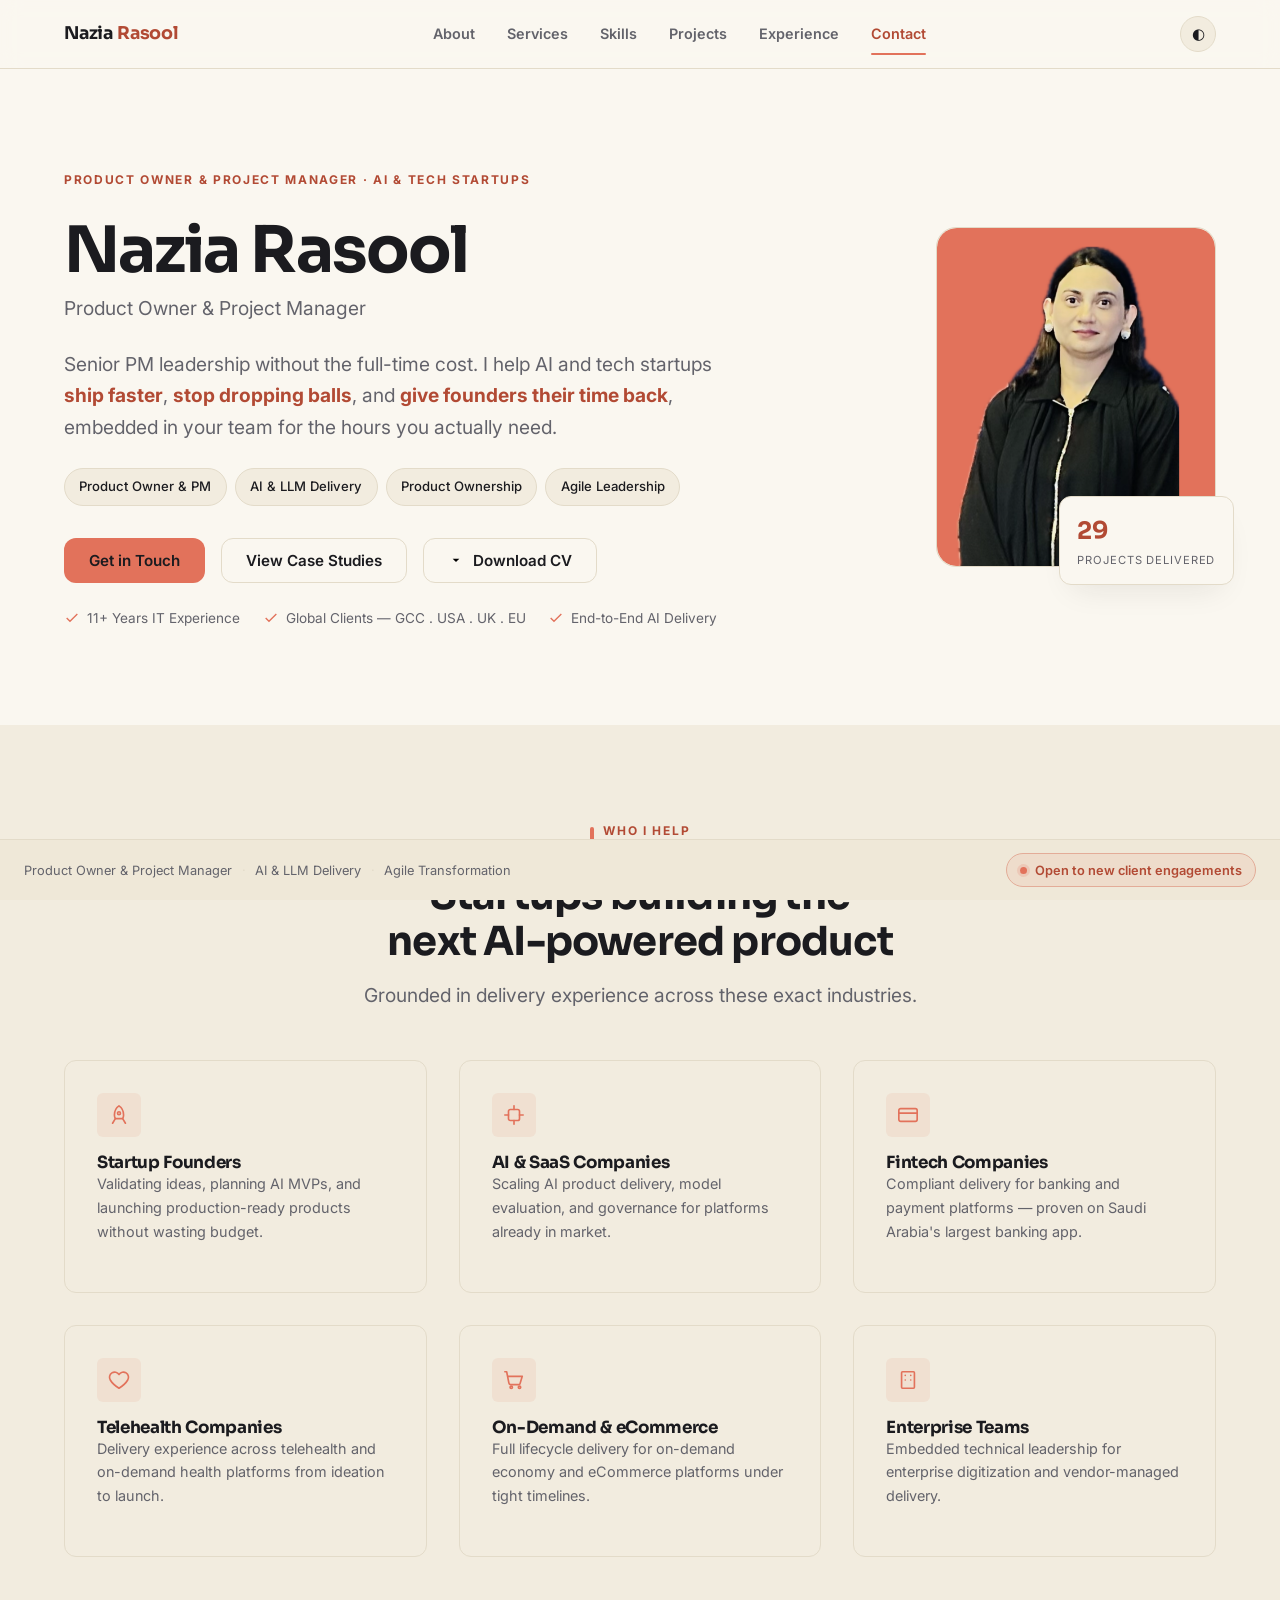
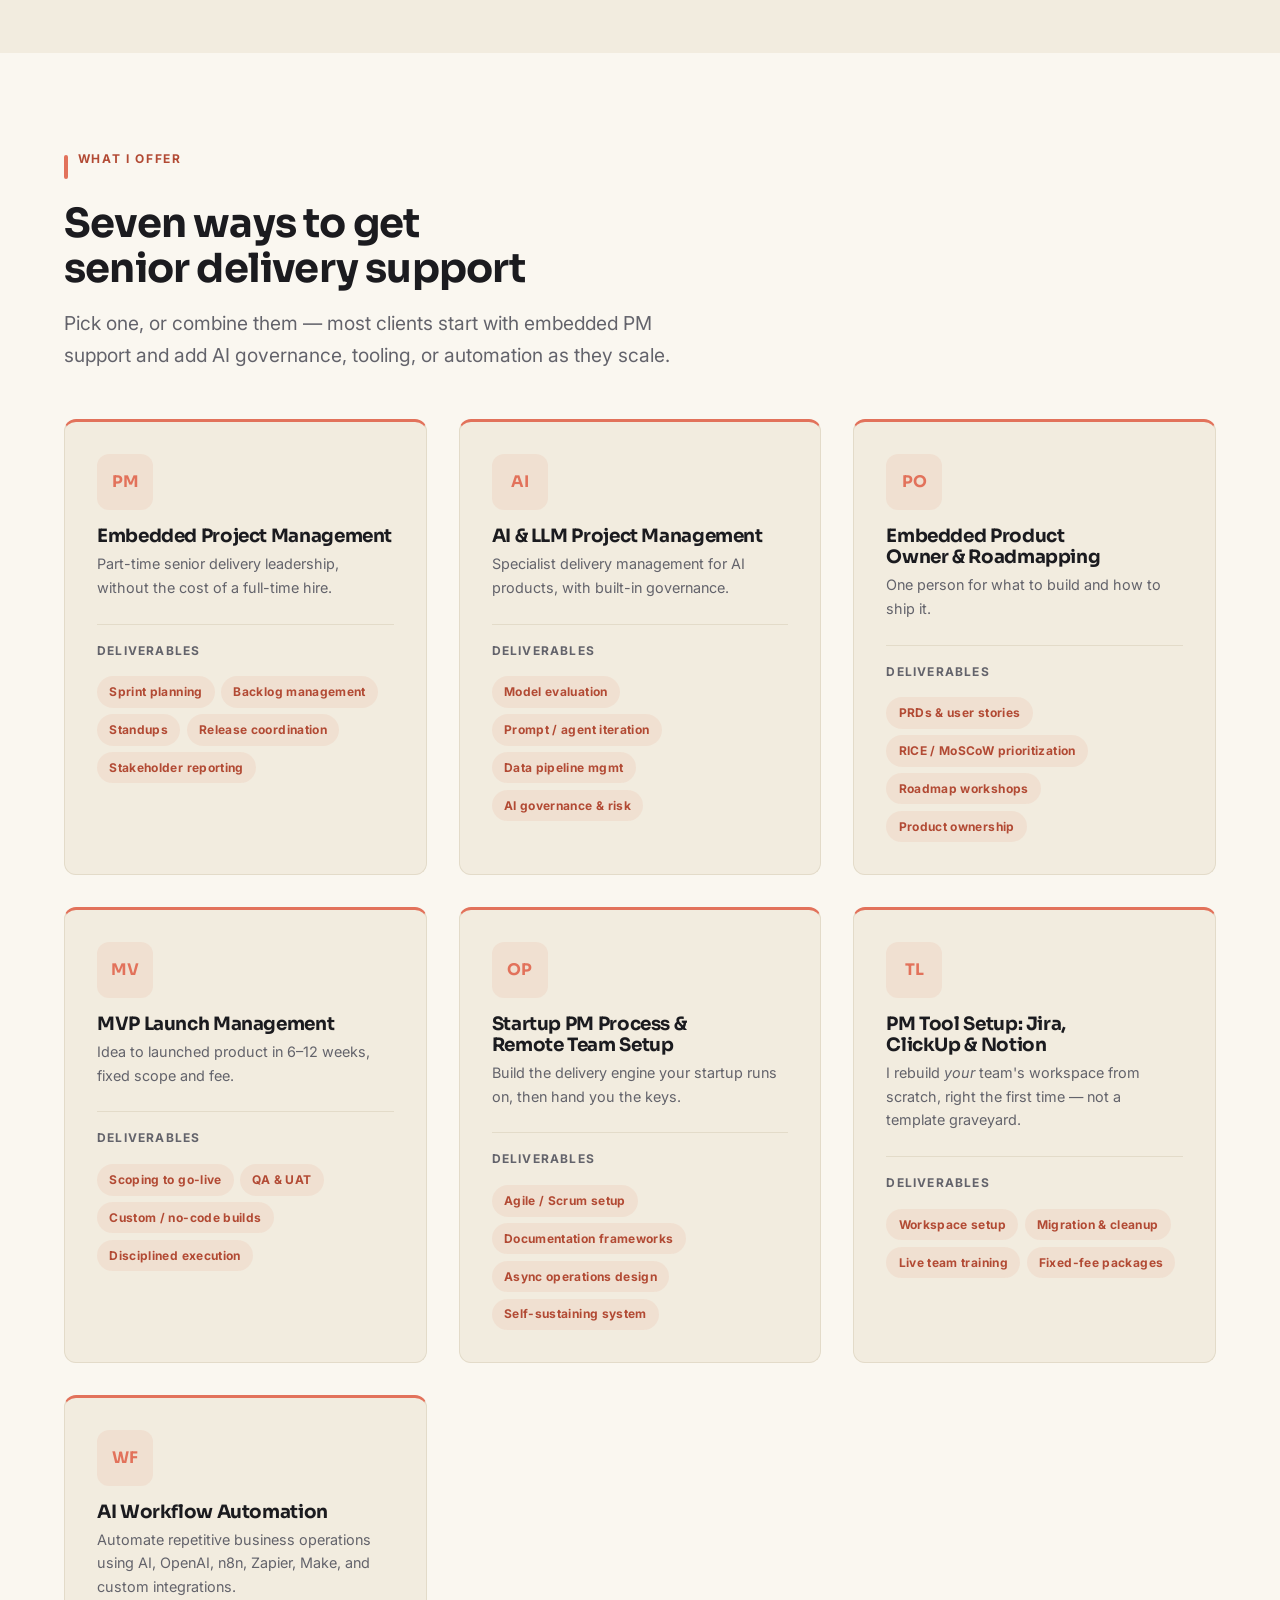
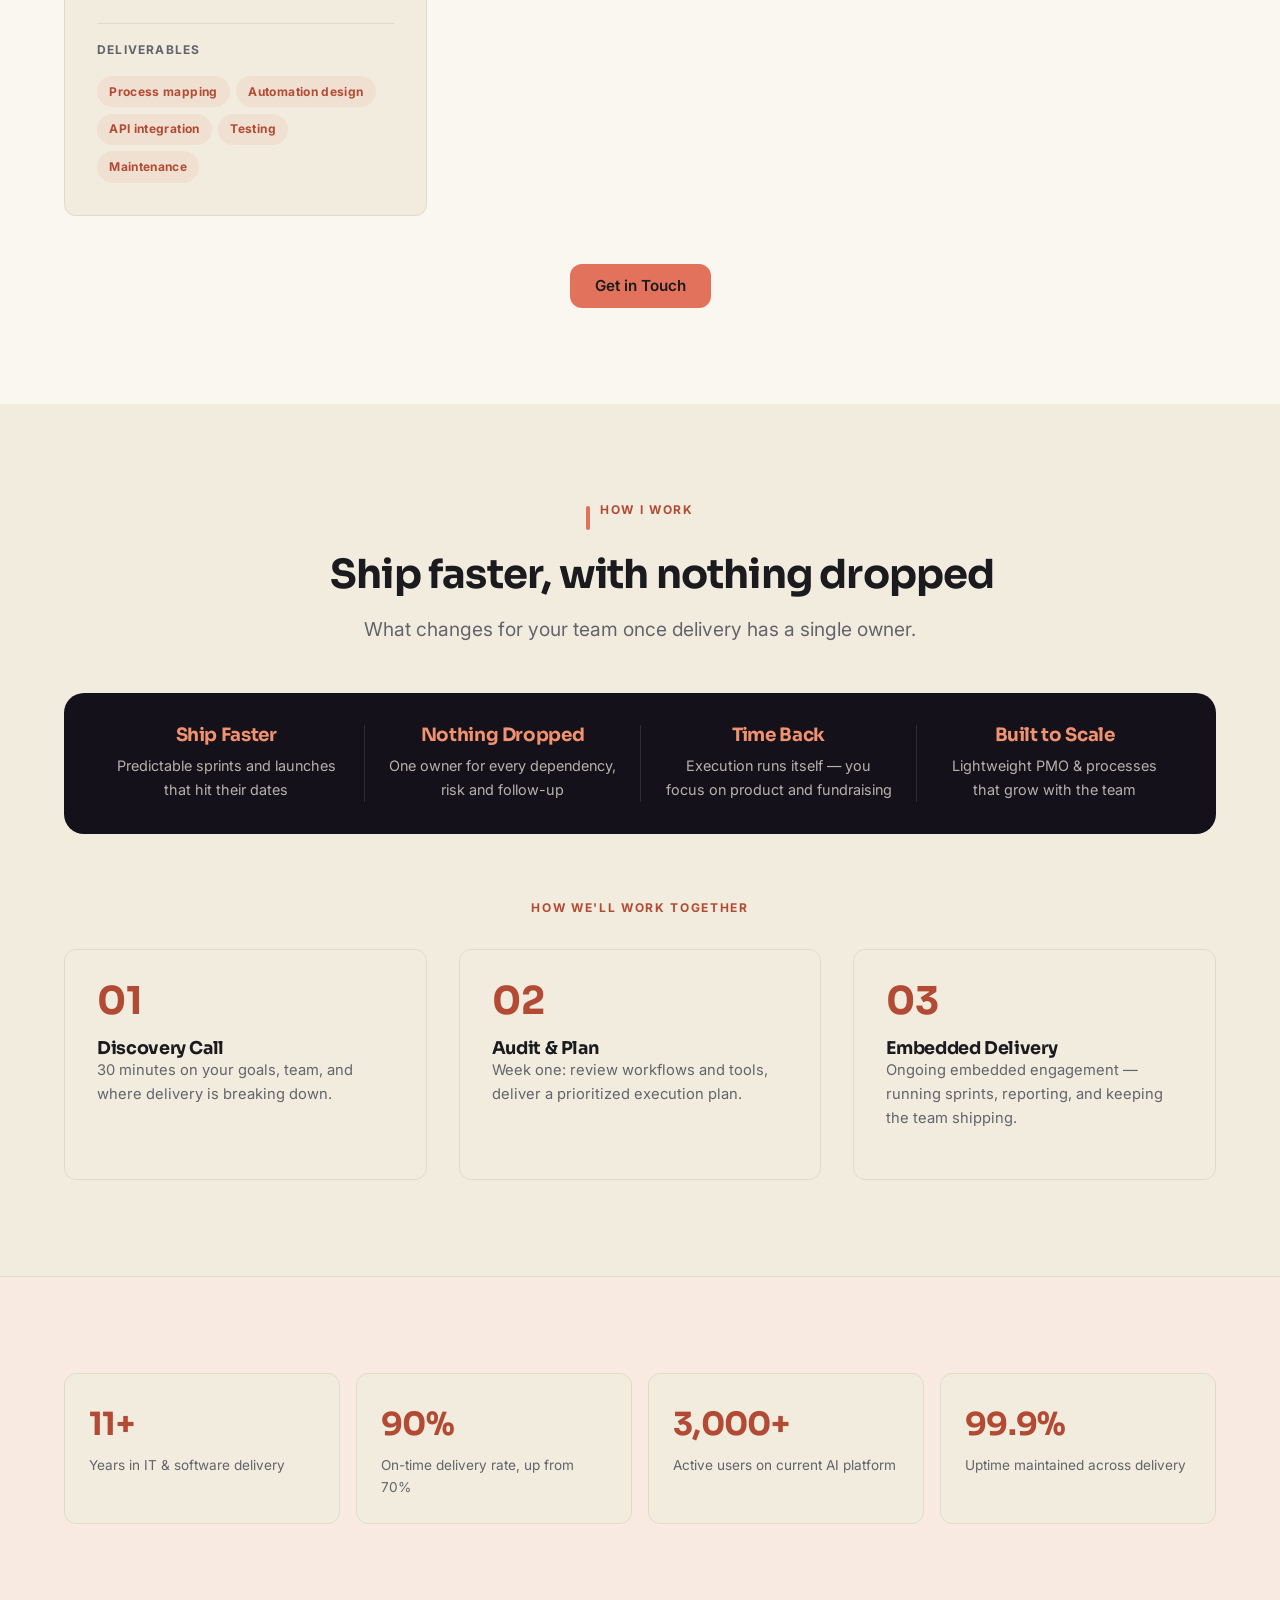
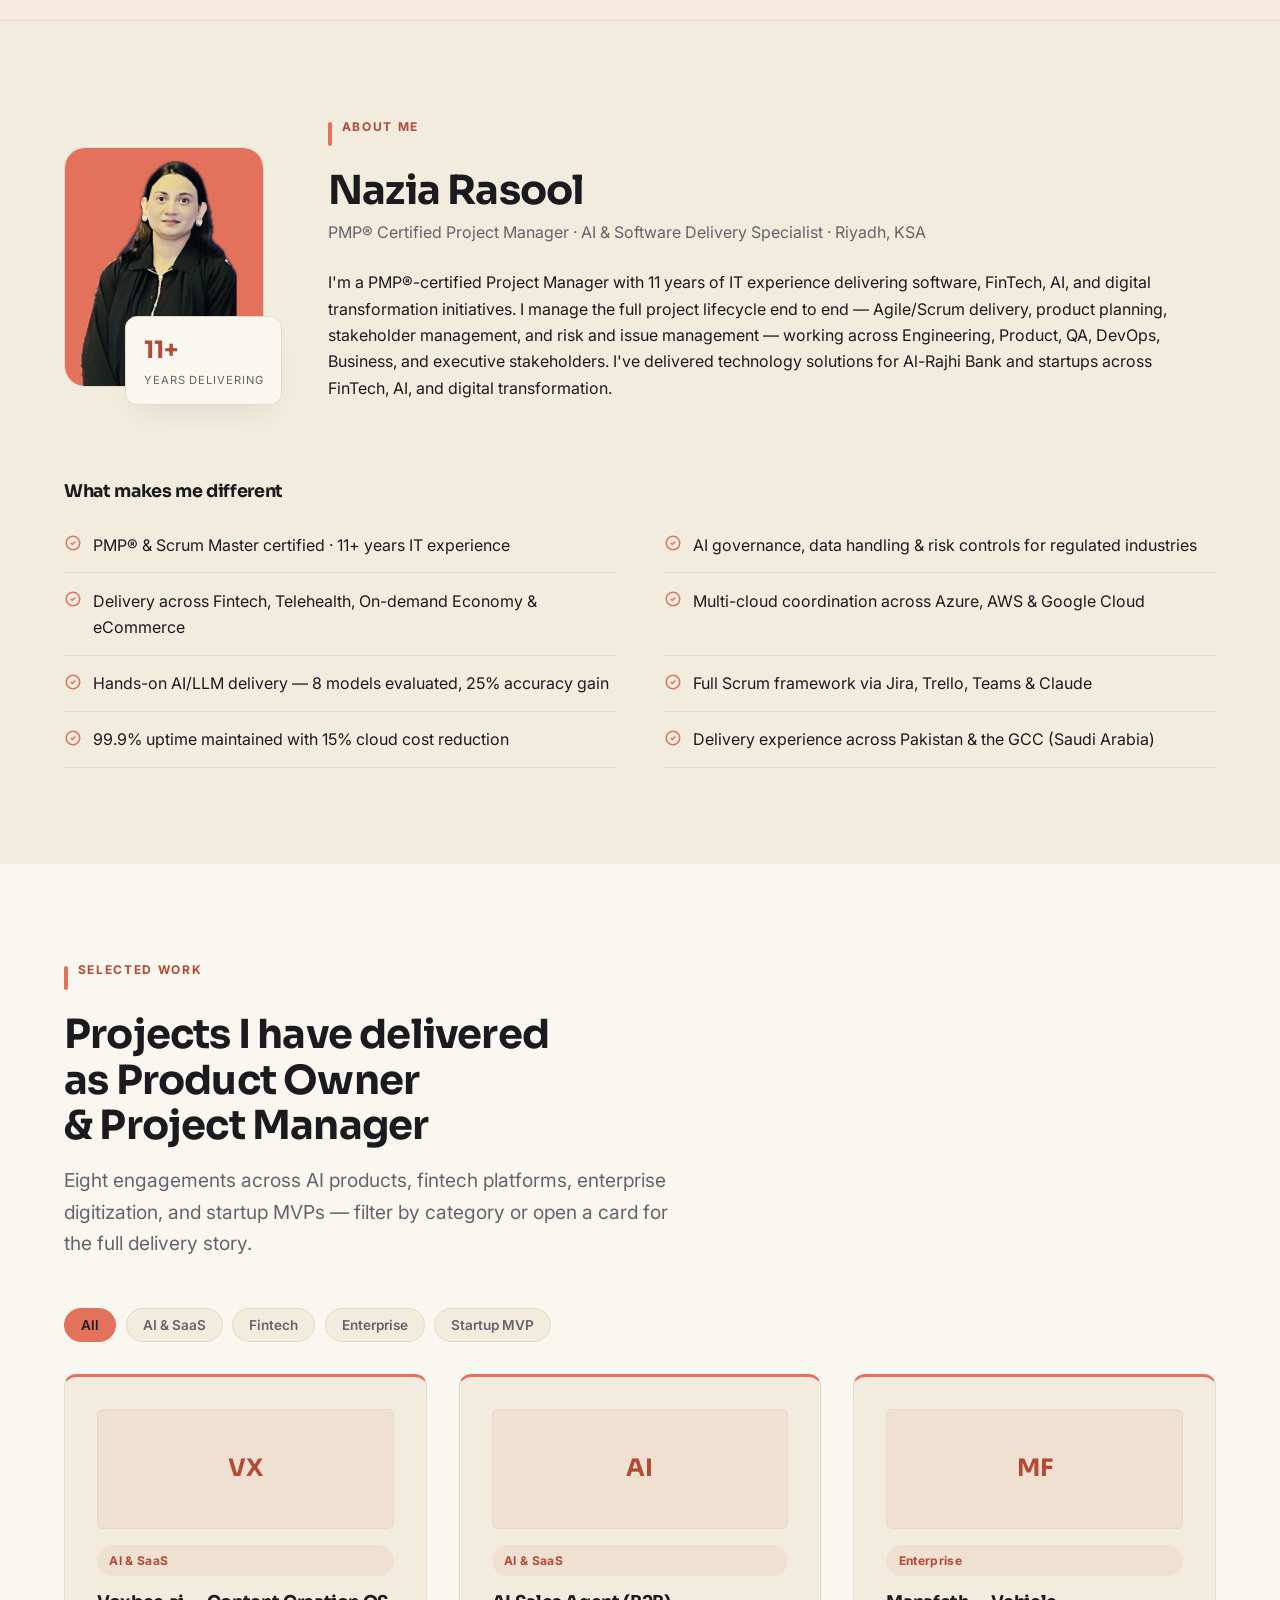
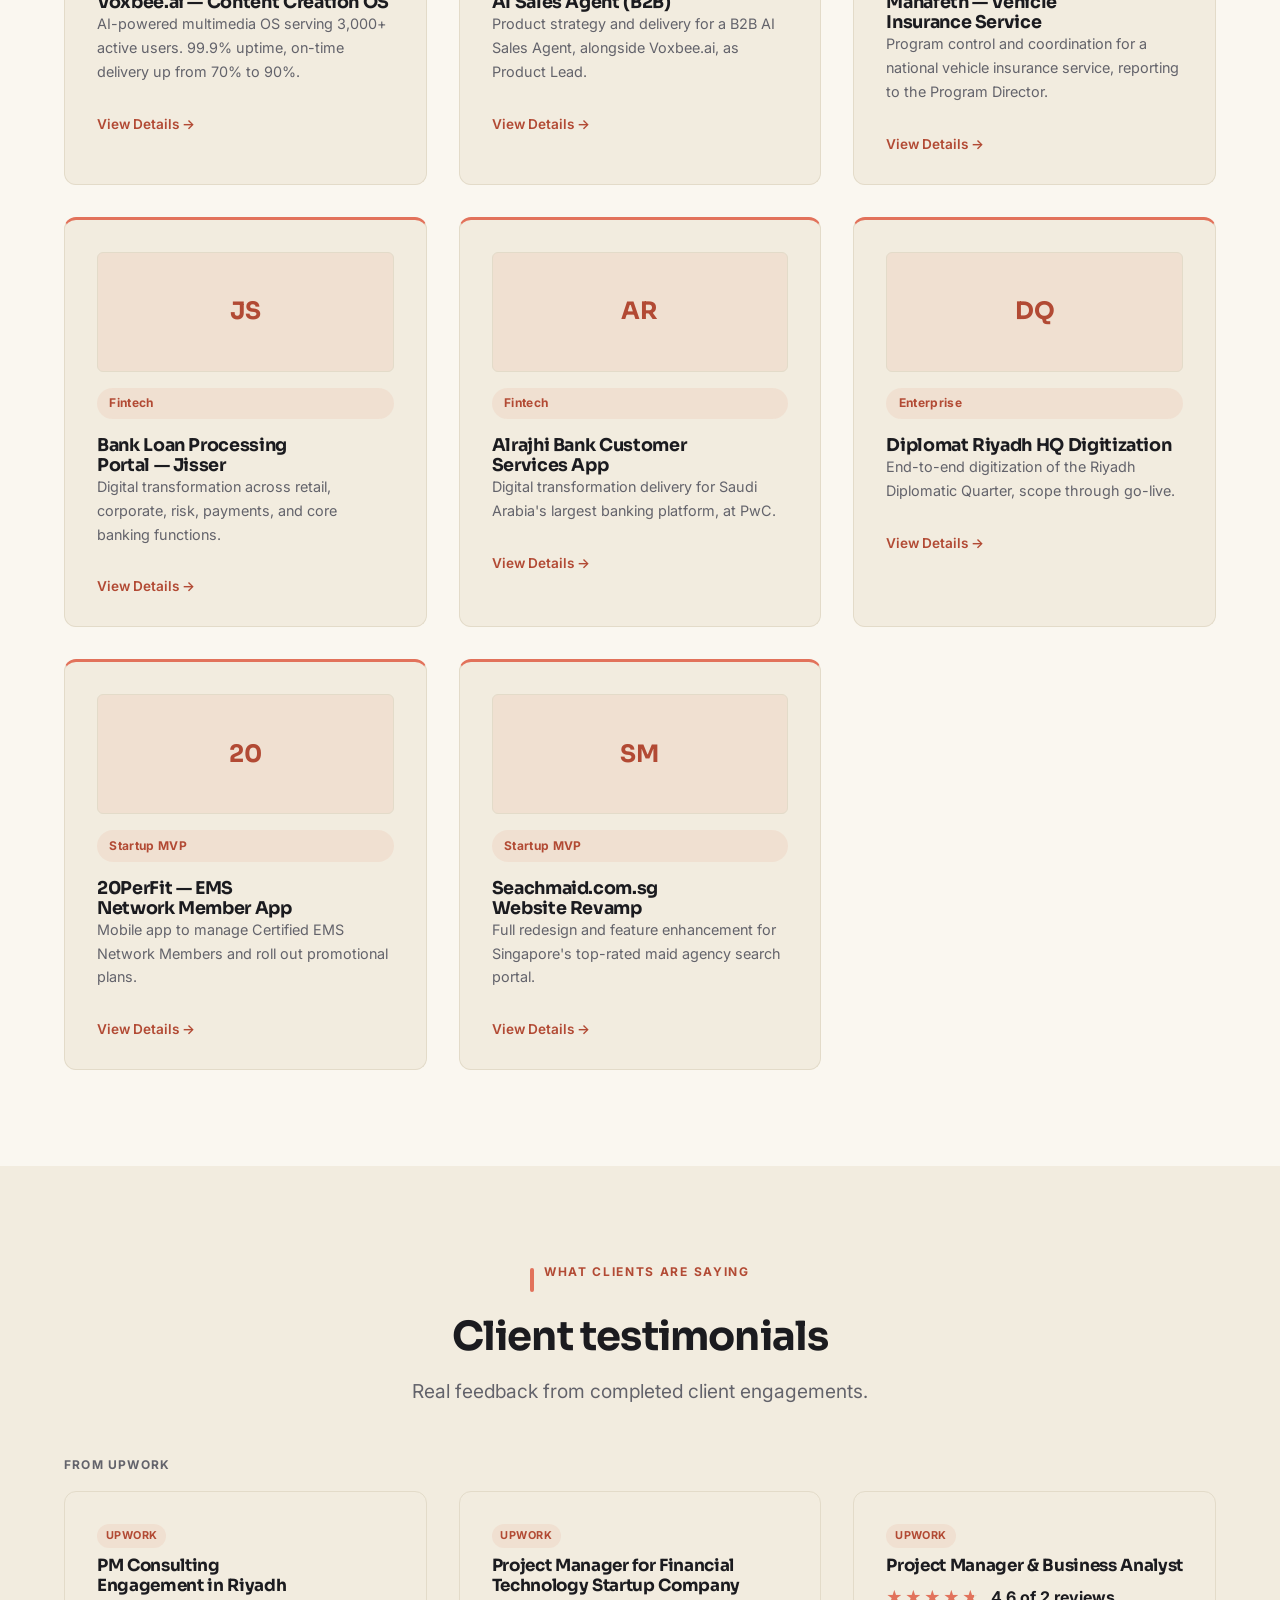
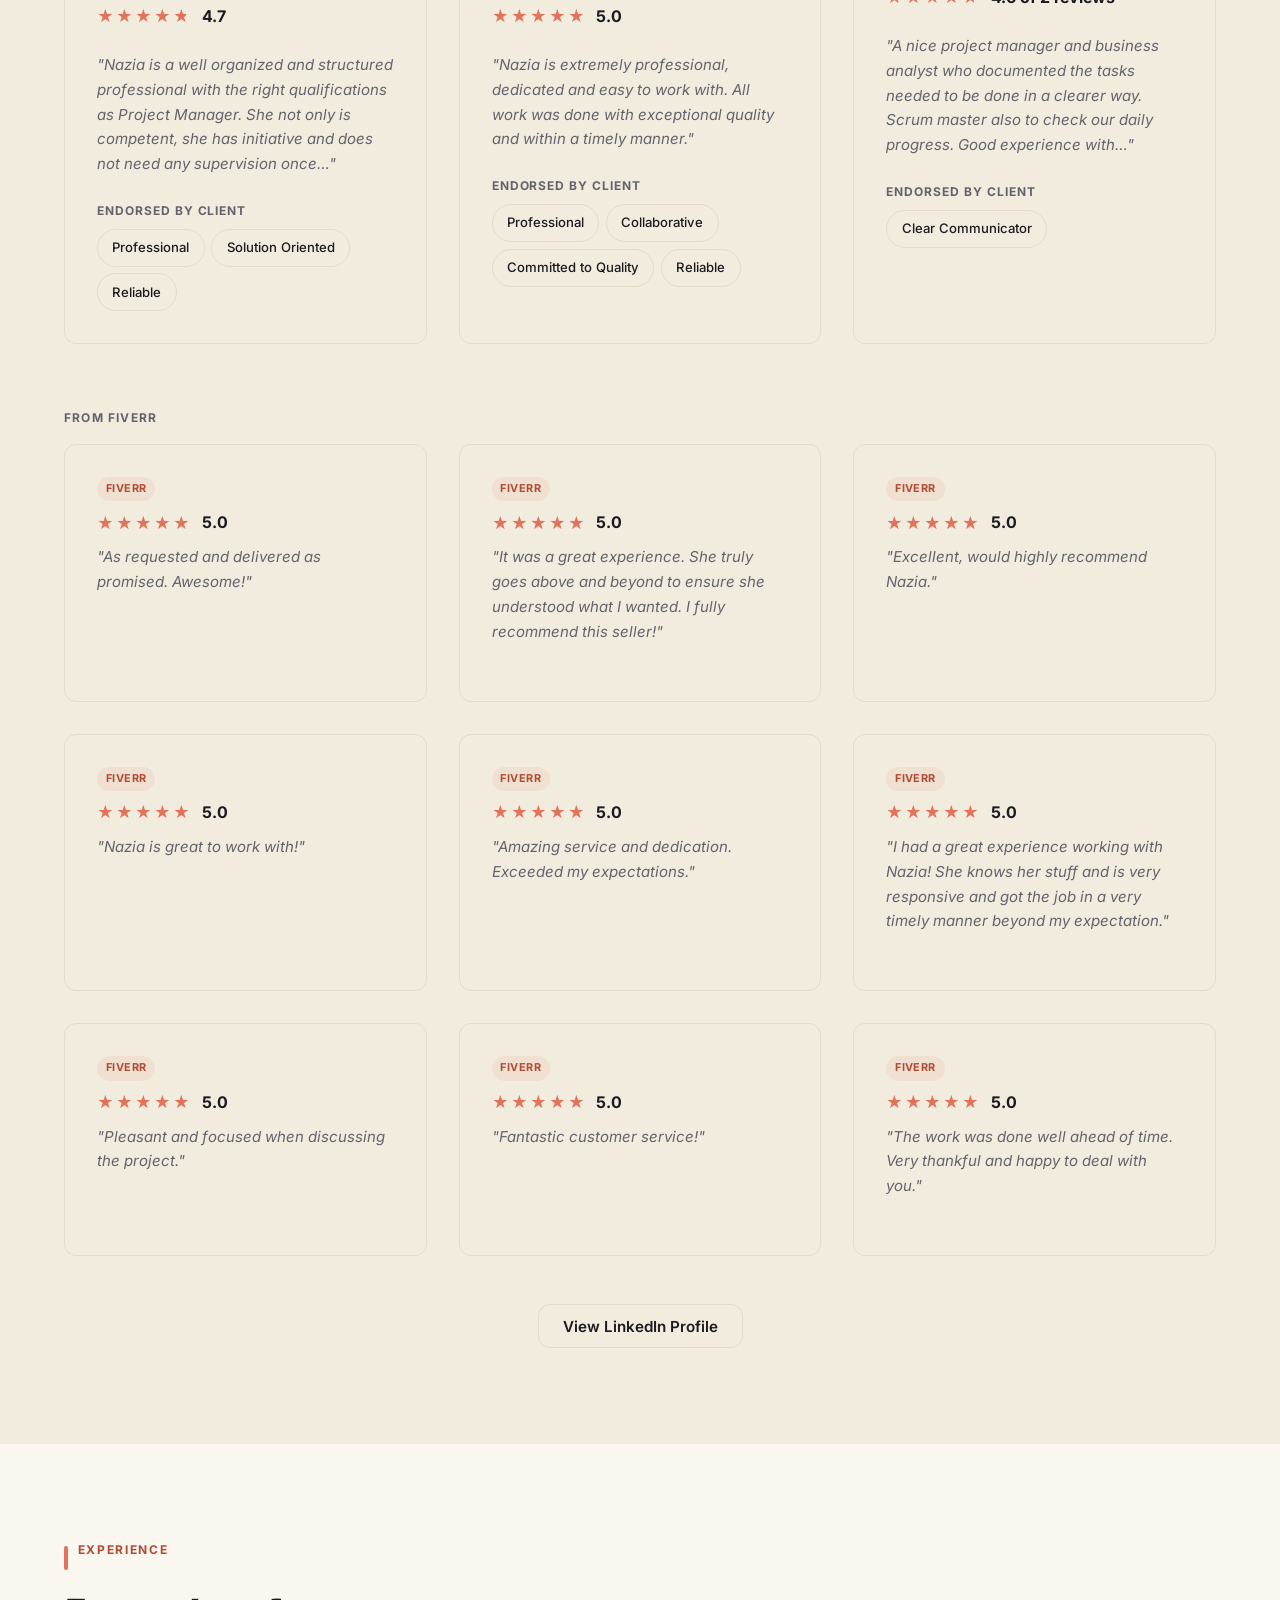
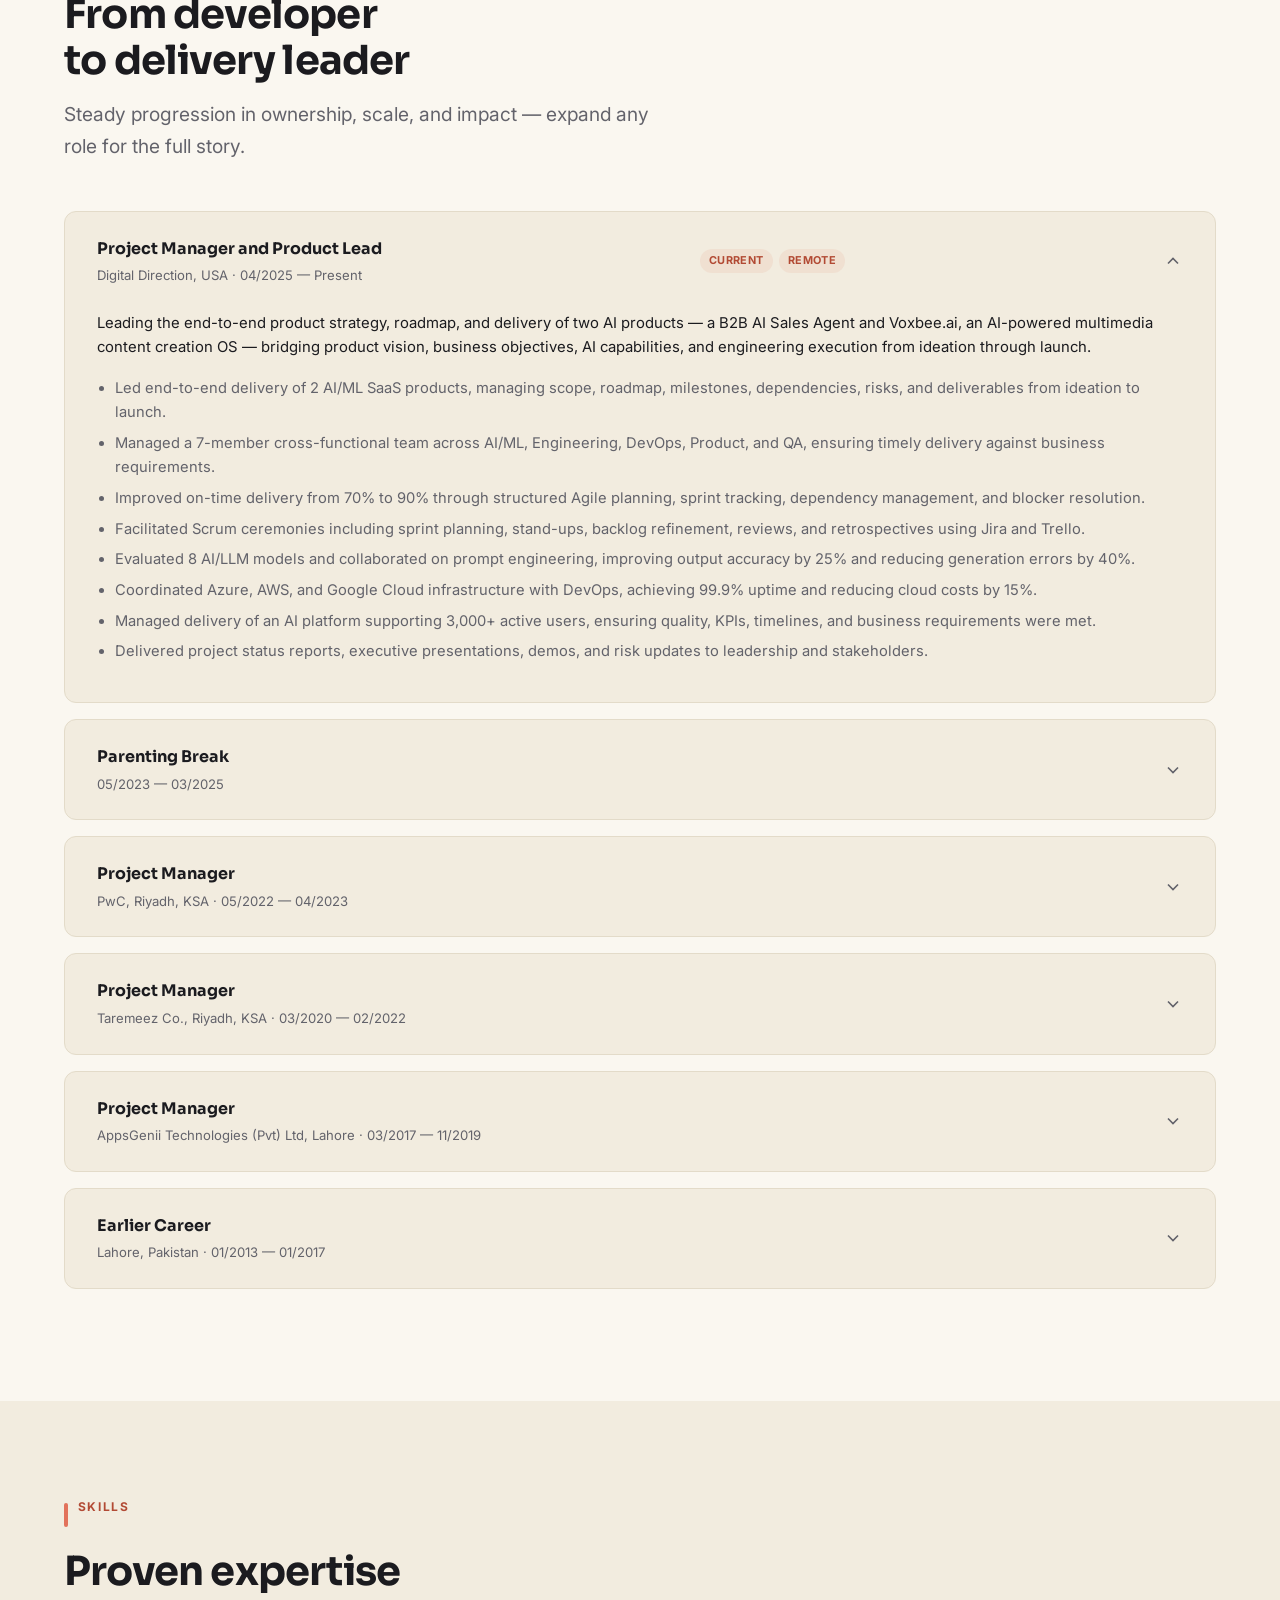
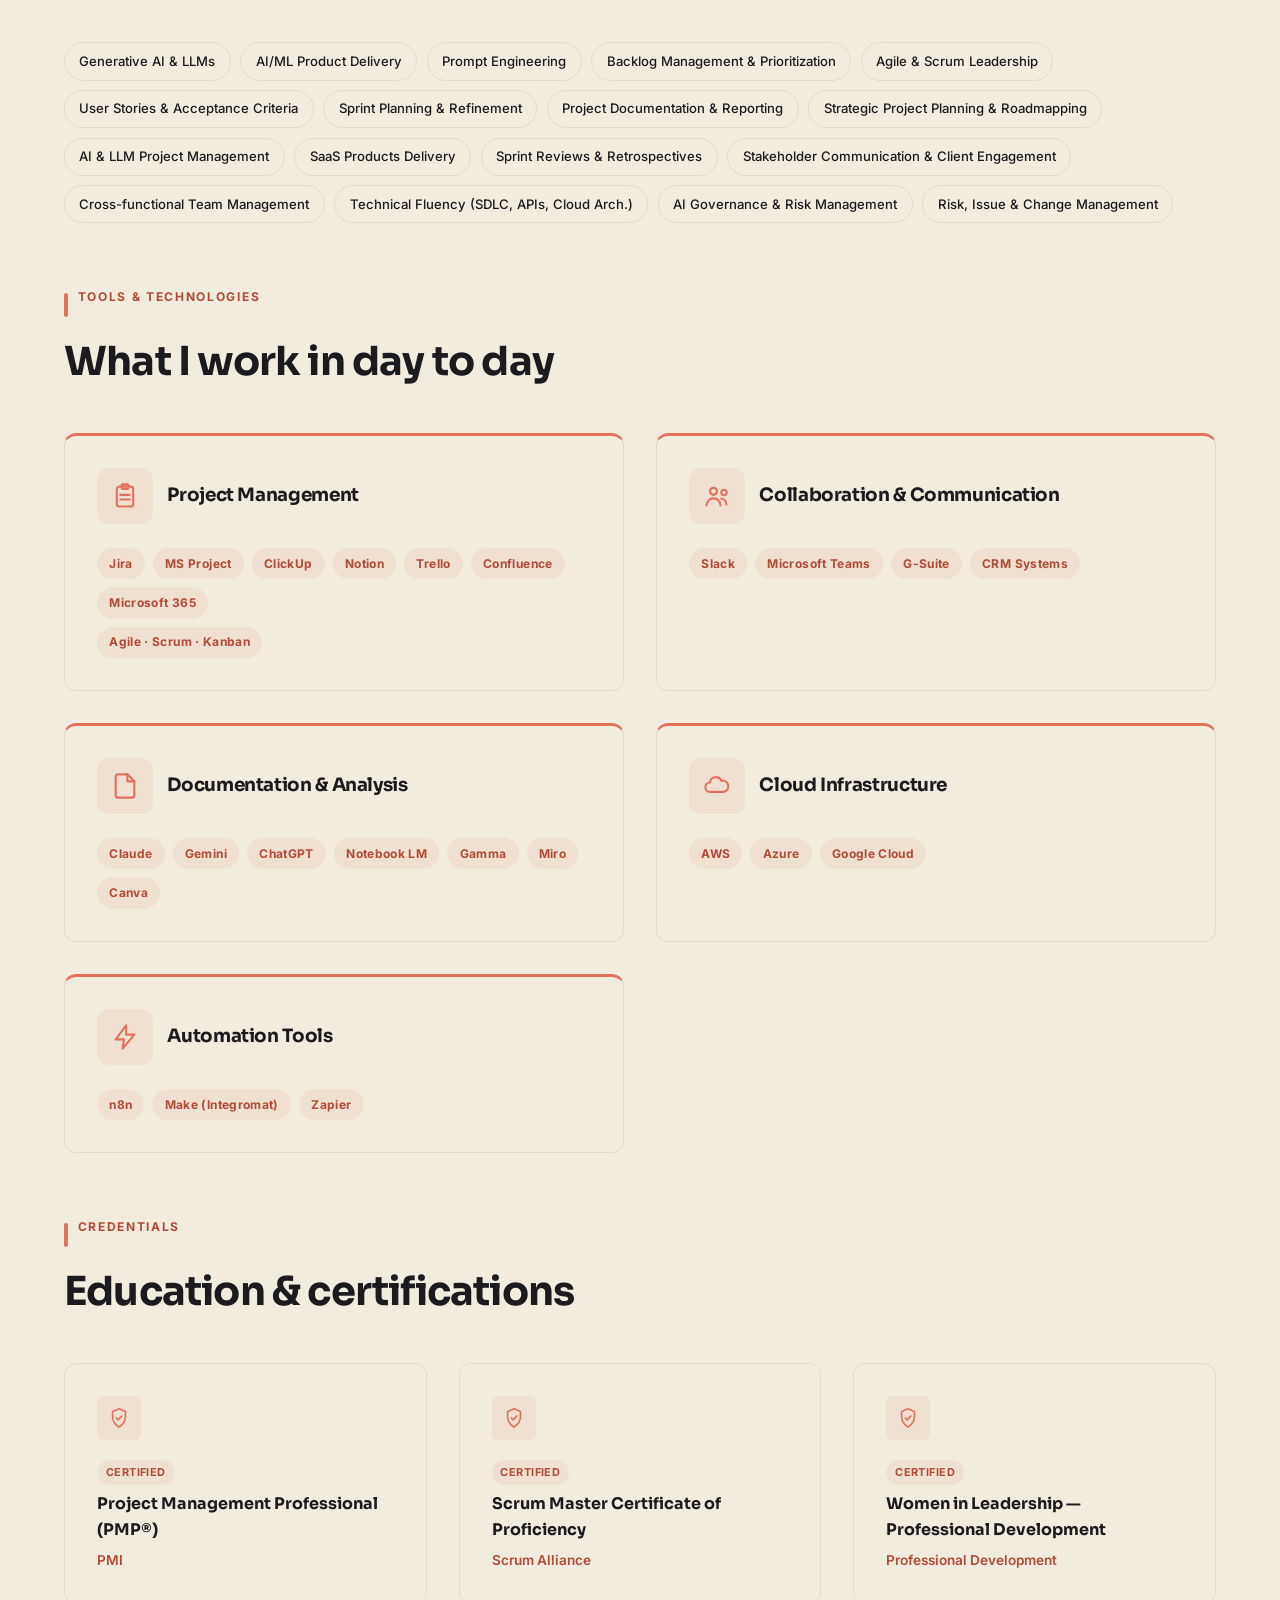
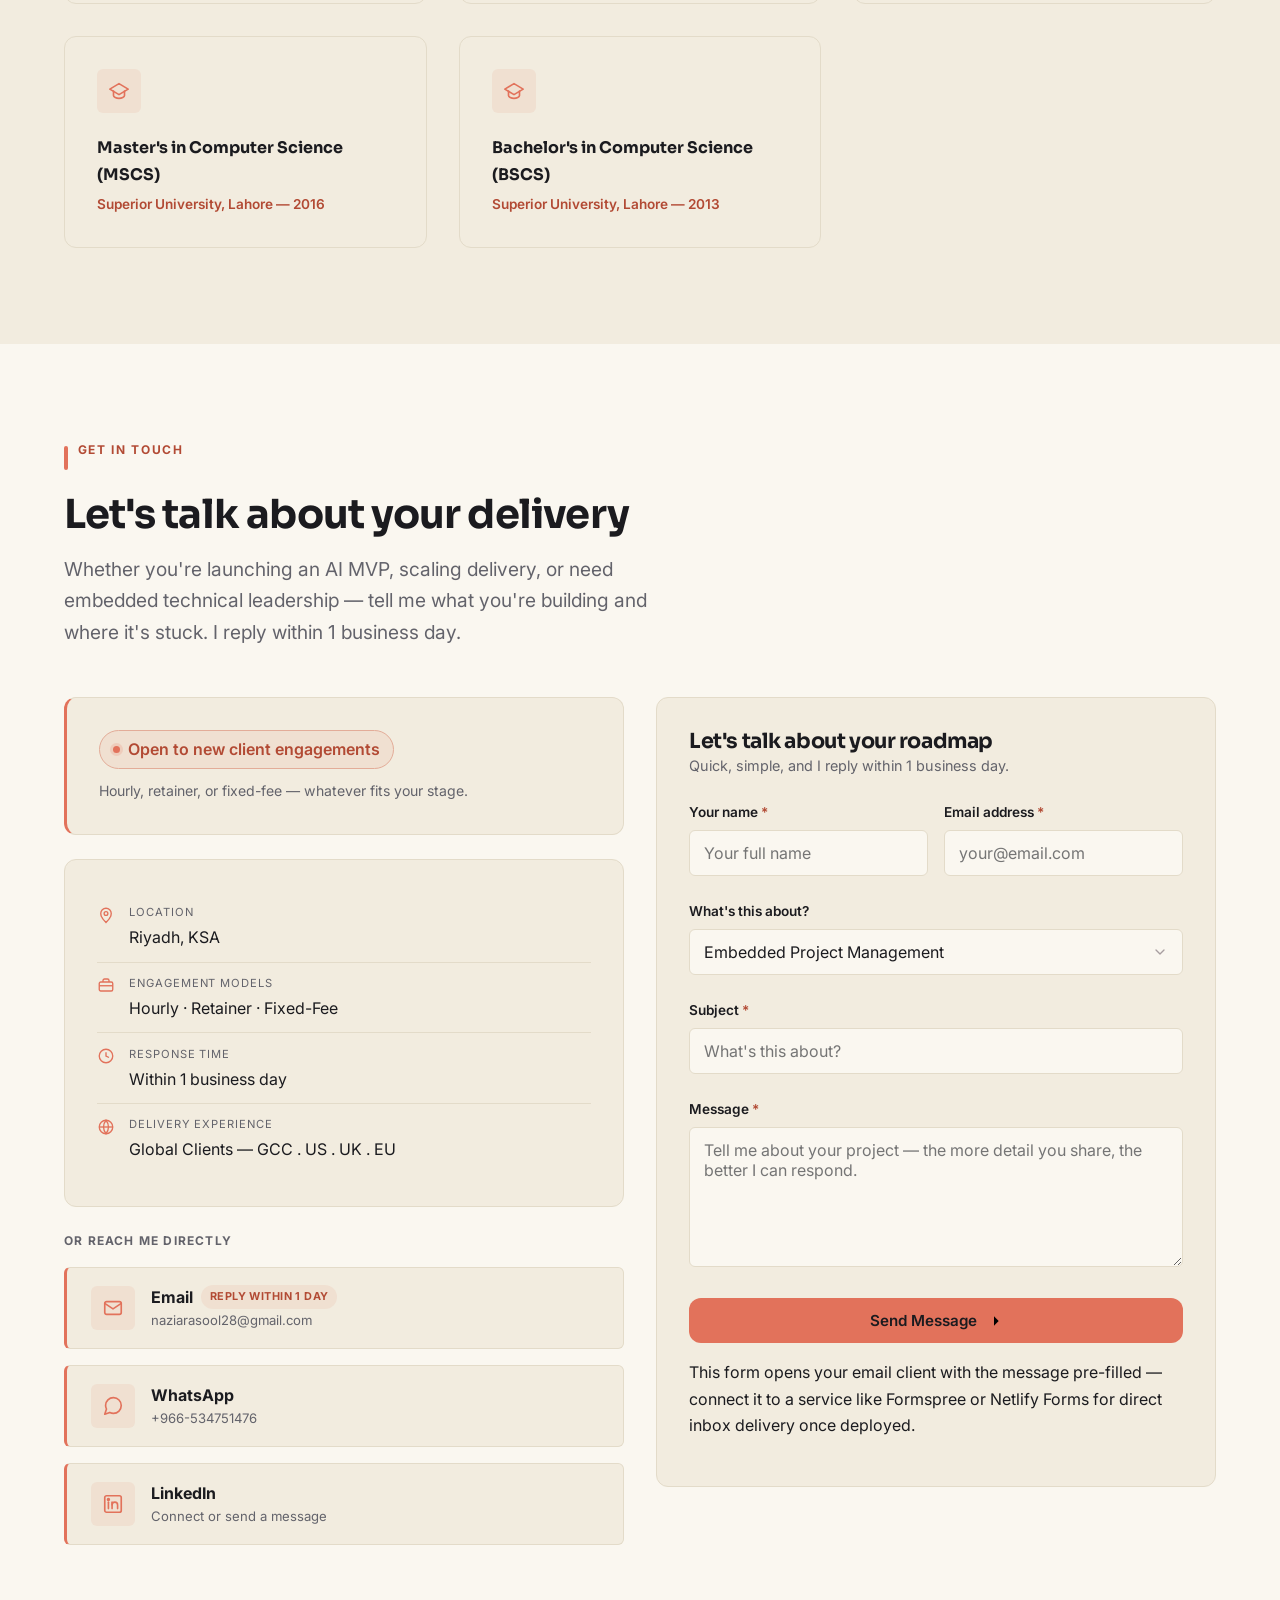
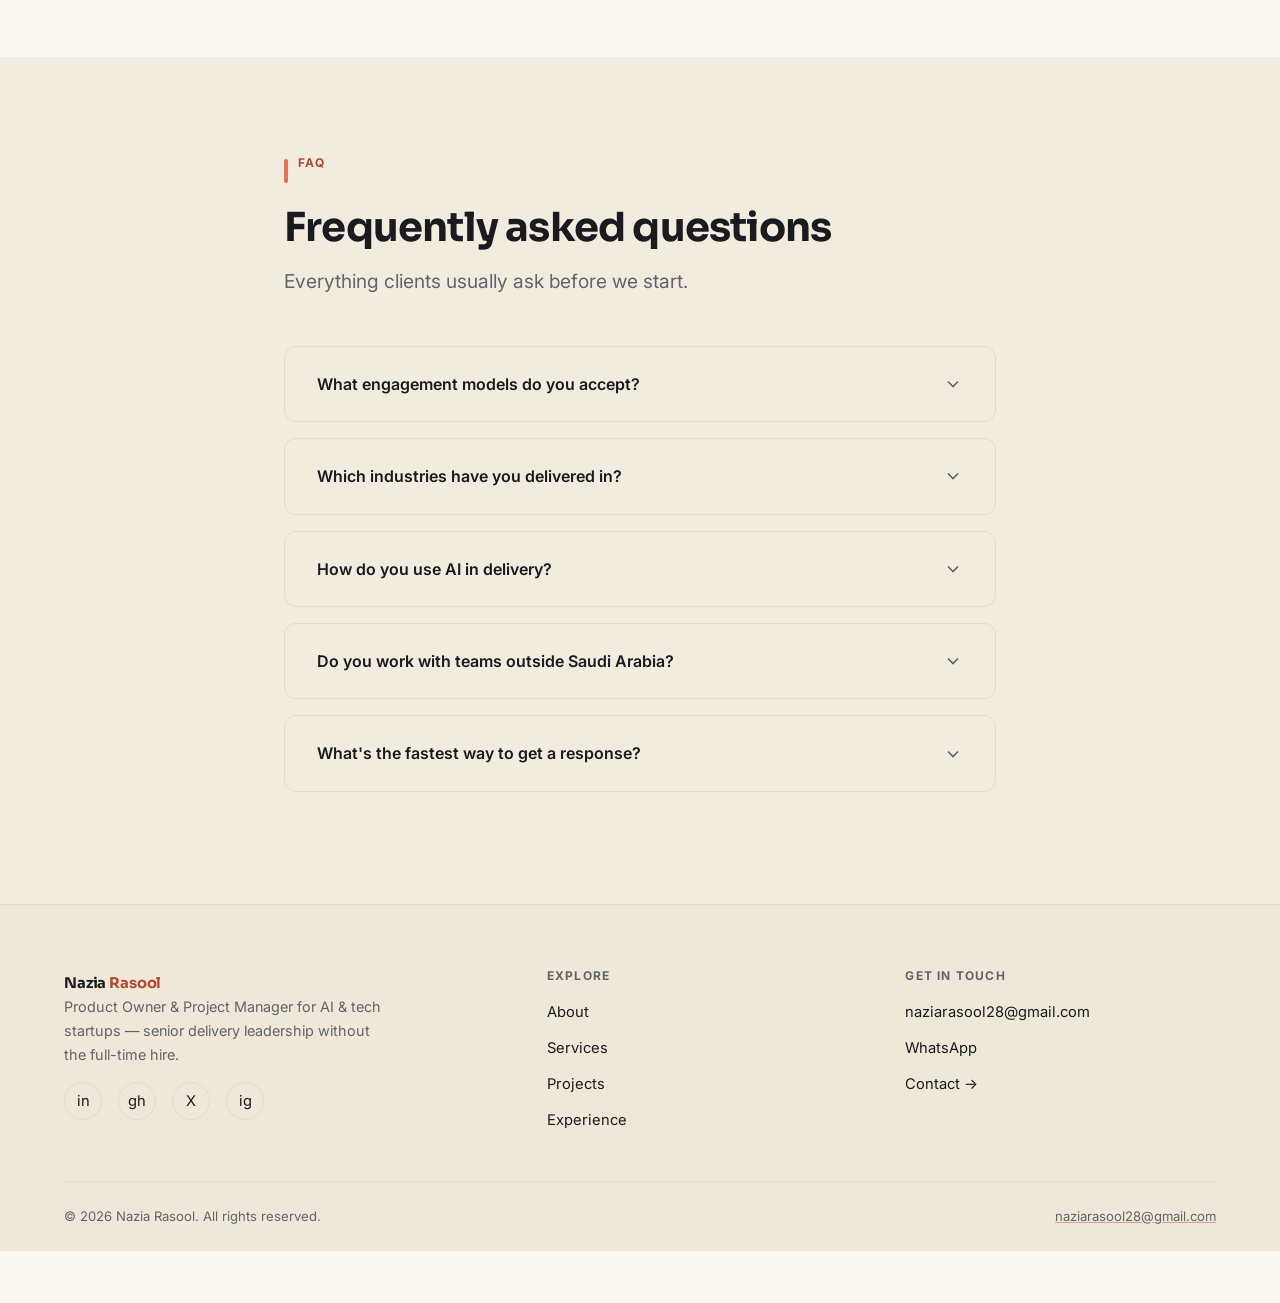
<file: index.html>
<!doctype html>
<html lang="en">
<head>
<meta charset="utf-8" />
<meta name="viewport" content="width=device-width, initial-scale=1" />
<title>Nazia Rasool — Product Owner &amp; Project Manager for AI &amp; Tech Startups</title>
<meta name="description" content="PMP® certified technical project manager helping AI and tech startups ship software on time and on budget — embedded PM leadership, AI/LLM delivery, product ownership, and MVP launch management." />
<meta property="og:title" content="Nazia Rasool — Product Owner & Project Manager for AI & Tech Startups" />
<meta property="og:description" content="Ship faster. Spend smarter. Skip the full-time hire. Senior delivery leadership for AI and tech startups." />
<meta property="og:type" content="website" />
<link rel="icon" href="data:image/svg+xml,%3Csvg xmlns='http://www.w3.org/2000/svg' viewBox='0 0 64 64'%3E%3Crect width='64' height='64' rx='14' fill='%23131015'/%3E%3Ctext x='32' y='43' font-family='Georgia,serif' font-size='26' font-weight='700' fill='%23E2725B' text-anchor='middle'%3ENR%3C/text%3E%3C/svg%3E" />
<link rel="preconnect" href="https://fonts.googleapis.com">
<link rel="preconnect" href="https://fonts.gstatic.com" crossorigin>
<link href="https://fonts.googleapis.com/css2?family=Inter:wght@400;500;600;700&family=Sora:wght@600;700;800&display=swap" rel="stylesheet">
<link rel="stylesheet" href="styles.css">
</head>
<body>
<a class="skip-link" href="#main">Skip to content</a>

<header class="site-header">
  <div class="nav-row">
    <a class="brand" href="#top">Nazia <span>Rasool</span></a>
    <nav aria-label="Primary">
      <ul class="nav-links" id="navLinks">
        <li><a href="#about">About</a></li>
        <li><a href="#services">Services</a></li>
        <li><a href="#skills">Skills</a></li>
        <li><a href="#projects">Projects</a></li>
        <li><a href="#experience">Experience</a></li>
        <li><a href="#contact">Contact</a></li>
      </ul>
    </nav>
    <div class="nav-actions">
      <button class="theme-toggle" id="themeToggle" type="button" aria-label="Toggle dark mode">◐</button>
      <button class="hamburger" id="hamburger" type="button" aria-label="Toggle menu" aria-expanded="false" aria-controls="navLinks"><span></span></button>
    </div>
  </div>
</header>

<main id="main">

  <!-- ===================== HERO ===================== -->
  <section class="hero" id="top">
    <div class="container" style="display:flex;gap:var(--sp-6);align-items:center;flex-wrap:wrap;">
      <div style="flex:1;min-width:320px;">
        <p class="eyebrow reveal">PRODUCT OWNER &amp; PROJECT MANAGER · AI &amp; TECH STARTUPS</p>
        <h1 class="reveal" style="margin-top:0.6rem;">Nazia Rasool</h1>
        <p class="reveal" style="font-size:var(--fs-lead);color:var(--text-muted);margin-top:0.3rem;">Product Owner &amp; Project Manager</p>
        <p class="reveal" style="max-width:56ch;font-size:var(--fs-lead);color:var(--text-muted);margin-top:var(--sp-3);">
          Senior PM leadership without the full-time cost. I help AI and tech startups
          <strong style="color:var(--accent-text);">ship faster</strong>, <strong style="color:var(--accent-text);">stop dropping balls</strong>,
          and <strong style="color:var(--accent-text);">give founders their time back</strong>, embedded in your team for the hours you actually need.
        </p>

        <div class="reveal" style="display:flex;flex-wrap:wrap;gap:0.5rem;margin-top:var(--sp-3);">
          <span class="pill">Product Owner &amp; PM</span>
          <span class="pill">AI &amp; LLM Delivery</span>
          <span class="pill">Product Ownership</span>
          <span class="pill">Agile Leadership</span>
        </div>

        <div class="btn-row reveal" style="margin-top:var(--sp-4);">
          <a class="btn btn--primary" href="#contact">Get in Touch</a>
          <a class="btn btn--secondary" href="#projects">View Case Studies</a>
          <a class="btn btn--secondary" href="Nazia-Rasool-CV.pdf" download>
            <svg viewBox="0 0 24 24"><path d="M12 3v12"></path><polyline points="7 10 12 15 17 10"></polyline><path d="M4 19h16"></path></svg>
            Download CV
          </a>
        </div>

        <ul class="trust-row reveal">
          <li><svg viewBox="0 0 24 24"><polyline points="20 6 9 17 4 12"></polyline></svg>11+ Years IT Experience</li>
          <li><svg viewBox="0 0 24 24"><polyline points="20 6 9 17 4 12"></polyline></svg>Global Clients — GCC . USA . UK . EU</li>
          <li><svg viewBox="0 0 24 24"><polyline points="20 6 9 17 4 12"></polyline></svg>End-to-End AI Delivery</li>
        </ul>
      </div>

      <div class="hero-visual reveal">
        <div class="hero-photo"><img src="photo/naziarasool.png" alt="Nazia Rasool" width="280" height="340" /></div>
        <div class="hero-floating-badge">
          <div class="num">29</div>
          <div class="label">Projects Delivered</div>
        </div>
      </div>
    </div>
  </section>

  <!-- ===================== WHO I HELP ===================== -->
  <section class="section-alt" id="who-i-help">
    <div class="container">
      <div class="section-head center reveal" style="margin-left:auto;margin-right:auto;">
        <div class="kicker"><span class="bar"></span><p class="eyebrow">Who I Help</p></div>
        <h2>Startups building the next AI-powered product</h2>
        <p class="lead">Grounded in delivery experience across these exact industries.</p>
      </div>
      <div class="grid-3">
        <div class="card reveal">
          <div class="icon-badge"><svg viewBox="0 0 24 24"><path d="M12 2c3 2 5 6 5 10 0 2-1 4-1 4l-8 0s-1-2-1-4c0-4 2-8 5-10z"></path><circle cx="12" cy="10" r="1.6"></circle><path d="M8 16l-3 5M16 16l3 5"></path></svg></div>
          <h3 style="font-size:1.05rem;">Startup Founders</h3>
          <p style="color:var(--text-muted);font-size:0.9rem;">Validating ideas, planning AI MVPs, and launching production-ready products without wasting budget.</p>
        </div>
        <div class="card reveal">
          <div class="icon-badge"><svg viewBox="0 0 24 24"><rect x="6" y="6" width="12" height="12" rx="2"></rect><line x1="12" y1="2" x2="12" y2="6"></line><line x1="12" y1="18" x2="12" y2="22"></line><line x1="2" y1="12" x2="6" y2="12"></line><line x1="18" y1="12" x2="22" y2="12"></line></svg></div>
          <h3 style="font-size:1.05rem;">AI &amp; SaaS Companies</h3>
          <p style="color:var(--text-muted);font-size:0.9rem;">Scaling AI product delivery, model evaluation, and governance for platforms already in market.</p>
        </div>
        <div class="card reveal">
          <div class="icon-badge"><svg viewBox="0 0 24 24"><rect x="2" y="5" width="20" height="14" rx="2"></rect><line x1="2" y1="10" x2="22" y2="10"></line></svg></div>
          <h3 style="font-size:1.05rem;">Fintech Companies</h3>
          <p style="color:var(--text-muted);font-size:0.9rem;">Compliant delivery for banking and payment platforms — proven on Saudi Arabia's largest banking app.</p>
        </div>
        <div class="card reveal">
          <div class="icon-badge"><svg viewBox="0 0 24 24"><path d="M12 21s-7-4.5-9.5-9A5.5 5.5 0 0112 6a5.5 5.5 0 019.5 6c-2.5 4.5-9.5 9-9.5 9z"></path></svg></div>
          <h3 style="font-size:1.05rem;">Telehealth Companies</h3>
          <p style="color:var(--text-muted);font-size:0.9rem;">Delivery experience across telehealth and on-demand health platforms from ideation to launch.</p>
        </div>
        <div class="card reveal">
          <div class="icon-badge"><svg viewBox="0 0 24 24"><circle cx="9" cy="20" r="1.3"></circle><circle cx="18" cy="20" r="1.3"></circle><path d="M2 3h2l2.4 12.2a2 2 0 002 1.8h8.4a2 2 0 002-1.7L21 8H6"></path></svg></div>
          <h3 style="font-size:1.05rem;">On-Demand &amp; eCommerce</h3>
          <p style="color:var(--text-muted);font-size:0.9rem;">Full lifecycle delivery for on-demand economy and eCommerce platforms under tight timelines.</p>
        </div>
        <div class="card reveal">
          <div class="icon-badge"><svg viewBox="0 0 24 24"><rect x="5" y="3" width="14" height="18" rx="1"></rect><line x1="9" y1="7" x2="9" y2="7.01"></line><line x1="15" y1="7" x2="15" y2="7.01"></line><line x1="9" y1="12" x2="9" y2="12.01"></line><line x1="15" y1="12" x2="15" y2="12.01"></line></svg></div>
          <h3 style="font-size:1.05rem;">Enterprise Teams</h3>
          <p style="color:var(--text-muted);font-size:0.9rem;">Embedded technical leadership for enterprise digitization and vendor-managed delivery.</p>
        </div>
      </div>
    </div>
  </section>

  <!-- ===================== SERVICES ===================== -->
  <section id="services">
    <div class="container">
      <div class="section-head reveal">
        <div class="kicker"><span class="bar"></span><p class="eyebrow">What I Offer</p></div>
        <h2>Seven ways to get senior delivery support</h2>
        <p class="lead">Pick one, or combine them — most clients start with embedded PM support and add AI governance, tooling, or automation as they scale.</p>
      </div>
      <div class="grid-3" style="row-gap:var(--sp-4);">

        <article class="card card--accent reveal" id="svc-pm">
          <div class="icon-badge icon-badge--lg"><span style="font-family:var(--font-display);font-weight:700;color:var(--accent);">PM</span></div>
          <h3 style="font-size:1.15rem;margin-top:var(--sp-2);">Embedded Project Management</h3>
          <p style="color:var(--text-muted);font-size:0.9rem;margin-top:0.3rem;">Part-time senior delivery leadership, without the cost of a full-time hire.</p>
          <p style="font-size:var(--fs-caption);text-transform:uppercase;letter-spacing:0.1em;color:var(--text-muted);font-weight:700;margin-top:var(--sp-3);border-top:1px solid var(--line);padding-top:var(--sp-2);">Deliverables</p>
          <div style="display:flex;flex-wrap:wrap;gap:0.4rem;margin-top:0.5rem;">
            <span class="tag">Sprint planning</span><span class="tag">Backlog management</span><span class="tag">Standups</span><span class="tag">Release coordination</span><span class="tag">Stakeholder reporting</span>
          </div>
        </article>

        <article class="card card--accent reveal" id="svc-ai">
          <div class="icon-badge icon-badge--lg"><span style="font-family:var(--font-display);font-weight:700;color:var(--accent);">AI</span></div>
          <h3 style="font-size:1.15rem;margin-top:var(--sp-2);">AI &amp; LLM Project Management</h3>
          <p style="color:var(--text-muted);font-size:0.9rem;margin-top:0.3rem;">Specialist delivery management for AI products, with built-in governance.</p>
          <p style="font-size:var(--fs-caption);text-transform:uppercase;letter-spacing:0.1em;color:var(--text-muted);font-weight:700;margin-top:var(--sp-3);border-top:1px solid var(--line);padding-top:var(--sp-2);">Deliverables</p>
          <div style="display:flex;flex-wrap:wrap;gap:0.4rem;margin-top:0.5rem;">
            <span class="tag">Model evaluation</span><span class="tag">Prompt / agent iteration</span><span class="tag">Data pipeline mgmt</span><span class="tag">AI governance &amp; risk</span>
          </div>
        </article>

        <article class="card card--accent reveal" id="svc-po">
          <div class="icon-badge icon-badge--lg"><span style="font-family:var(--font-display);font-weight:700;color:var(--accent);">PO</span></div>
          <h3 style="font-size:1.15rem;margin-top:var(--sp-2);">Embedded Product Owner &amp; Roadmapping</h3>
          <p style="color:var(--text-muted);font-size:0.9rem;margin-top:0.3rem;">One person for what to build and how to ship it.</p>
          <p style="font-size:var(--fs-caption);text-transform:uppercase;letter-spacing:0.1em;color:var(--text-muted);font-weight:700;margin-top:var(--sp-3);border-top:1px solid var(--line);padding-top:var(--sp-2);">Deliverables</p>
          <div style="display:flex;flex-wrap:wrap;gap:0.4rem;margin-top:0.5rem;">
            <span class="tag">PRDs &amp; user stories</span><span class="tag">RICE / MoSCoW prioritization</span><span class="tag">Roadmap workshops</span><span class="tag">Product ownership</span>
          </div>
        </article>

        <article class="card card--accent reveal" id="svc-mv">
          <div class="icon-badge icon-badge--lg"><span style="font-family:var(--font-display);font-weight:700;color:var(--accent);">MV</span></div>
          <h3 style="font-size:1.15rem;margin-top:var(--sp-2);">MVP Launch Management</h3>
          <p style="color:var(--text-muted);font-size:0.9rem;margin-top:0.3rem;">Idea to launched product in 6–12 weeks, fixed scope and fee.</p>
          <p style="font-size:var(--fs-caption);text-transform:uppercase;letter-spacing:0.1em;color:var(--text-muted);font-weight:700;margin-top:var(--sp-3);border-top:1px solid var(--line);padding-top:var(--sp-2);">Deliverables</p>
          <div style="display:flex;flex-wrap:wrap;gap:0.4rem;margin-top:0.5rem;">
            <span class="tag">Scoping to go-live</span><span class="tag">QA &amp; UAT</span><span class="tag">Custom / no-code builds</span><span class="tag">Disciplined execution</span>
          </div>
        </article>

        <article class="card card--accent reveal" id="svc-op">
          <div class="icon-badge icon-badge--lg"><span style="font-family:var(--font-display);font-weight:700;color:var(--accent);">OP</span></div>
          <h3 style="font-size:1.15rem;margin-top:var(--sp-2);">Startup PM Process &amp; Remote Team Setup</h3>
          <p style="color:var(--text-muted);font-size:0.9rem;margin-top:0.3rem;">Build the delivery engine your startup runs on, then hand you the keys.</p>
          <p style="font-size:var(--fs-caption);text-transform:uppercase;letter-spacing:0.1em;color:var(--text-muted);font-weight:700;margin-top:var(--sp-3);border-top:1px solid var(--line);padding-top:var(--sp-2);">Deliverables</p>
          <div style="display:flex;flex-wrap:wrap;gap:0.4rem;margin-top:0.5rem;">
            <span class="tag">Agile / Scrum setup</span><span class="tag">Documentation frameworks</span><span class="tag">Async operations design</span><span class="tag">Self-sustaining system</span>
          </div>
        </article>

        <article class="card card--accent reveal" id="svc-tl">
          <div class="icon-badge icon-badge--lg"><span style="font-family:var(--font-display);font-weight:700;color:var(--accent);">TL</span></div>
          <h3 style="font-size:1.15rem;margin-top:var(--sp-2);">PM Tool Setup: Jira, ClickUp &amp; Notion</h3>
          <p style="color:var(--text-muted);font-size:0.9rem;margin-top:0.3rem;">I rebuild <em>your</em> team's workspace from scratch, right the first time — not a template graveyard.</p>
          <p style="font-size:var(--fs-caption);text-transform:uppercase;letter-spacing:0.1em;color:var(--text-muted);font-weight:700;margin-top:var(--sp-3);border-top:1px solid var(--line);padding-top:var(--sp-2);">Deliverables</p>
          <div style="display:flex;flex-wrap:wrap;gap:0.4rem;margin-top:0.5rem;">
            <span class="tag">Workspace setup</span><span class="tag">Migration &amp; cleanup</span><span class="tag">Live team training</span><span class="tag">Fixed-fee packages</span>
          </div>
        </article>

        <article class="card card--accent reveal" id="svc-wf">
          <div class="icon-badge icon-badge--lg"><span style="font-family:var(--font-display);font-weight:700;color:var(--accent);">WF</span></div>
          <h3 style="font-size:1.15rem;margin-top:var(--sp-2);">AI Workflow Automation</h3>
          <p style="color:var(--text-muted);font-size:0.9rem;margin-top:0.3rem;">Automate repetitive business operations using AI, OpenAI, n8n, Zapier, Make, and custom integrations.</p>
          <p style="font-size:var(--fs-caption);text-transform:uppercase;letter-spacing:0.1em;color:var(--text-muted);font-weight:700;margin-top:var(--sp-3);border-top:1px solid var(--line);padding-top:var(--sp-2);">Deliverables</p>
          <div style="display:flex;flex-wrap:wrap;gap:0.4rem;margin-top:0.5rem;">
            <span class="tag">Process mapping</span><span class="tag">Automation design</span><span class="tag">API integration</span><span class="tag">Testing</span><span class="tag">Maintenance</span>
          </div>
        </article>

      </div>
      <div class="reveal" style="text-align:center;margin-top:var(--sp-5);">
        <a class="btn btn--primary" href="#contact">Get in Touch</a>
      </div>
    </div>
  </section>

  <!-- ===================== PROCESS ===================== -->
  <section class="section-alt" id="process">
    <div class="container">
      <div class="section-head center reveal" style="margin-left:auto;margin-right:auto;">
        <div class="kicker"><span class="bar"></span><p class="eyebrow">How I Work</p></div>
        <h2 class="nowrap-heading">Ship faster, with nothing dropped</h2>
        <p class="lead">What changes for your team once delivery has a single owner.</p>
      </div>

      <div class="highlight-band reveal">
        <div class="item">
          <h3>Ship Faster</h3>
          <p>Predictable sprints and launches that hit their dates</p>
        </div>
        <div class="item">
          <h3>Nothing Dropped</h3>
          <p>One owner for every dependency, risk and follow-up</p>
        </div>
        <div class="item">
          <h3>Time Back</h3>
          <p>Execution runs itself — you focus on product and fundraising</p>
        </div>
        <div class="item">
          <h3>Built to Scale</h3>
          <p>Lightweight PMO &amp; processes that grow with the team</p>
        </div>
      </div>

      <p class="eyebrow reveal" style="display:block;text-align:center;margin-top:var(--sp-6);margin-bottom:var(--sp-4);">How We'll Work Together</p>

      <div class="grid-3">
        <div class="card step-card reveal">
          <span class="big-num">01</span>
          <h3>Discovery Call</h3>
          <p style="color:var(--text-muted);font-size:0.92rem;">30 minutes on your goals, team, and where delivery is breaking down.</p>
        </div>
        <div class="card step-card reveal">
          <span class="big-num">02</span>
          <h3>Audit &amp; Plan</h3>
          <p style="color:var(--text-muted);font-size:0.92rem;">Week one: review workflows and tools, deliver a prioritized execution plan.</p>
        </div>
        <div class="card step-card reveal">
          <span class="big-num">03</span>
          <h3>Embedded Delivery</h3>
          <p style="color:var(--text-muted);font-size:0.92rem;">Ongoing embedded engagement — running sprints, reporting, and keeping the team shipping.</p>
        </div>
      </div>
    </div>
  </section>

  <!-- ===================== STATS ===================== -->
  <section class="stat-band">
    <div class="container">
      <div class="grid-4 reveal">
        <div class="stat-box">
          <div class="num">11+</div>
          <div class="label">Years in IT &amp; software delivery</div>
        </div>
        <div class="stat-box">
          <div class="num">90%</div>
          <div class="label">On-time delivery rate, up from 70%</div>
        </div>
        <div class="stat-box">
          <div class="num">3,000+</div>
          <div class="label">Active users on current AI platform</div>
        </div>
        <div class="stat-box">
          <div class="num">99.9%</div>
          <div class="label">Uptime maintained across delivery</div>
        </div>
      </div>
    </div>
  </section>

  <!-- ===================== ABOUT ===================== -->
  <section class="section-alt" id="about">
    <div class="container">
      <div class="reveal" style="display:flex; gap:var(--sp-6); align-items:center; flex-wrap:wrap; margin-bottom:var(--sp-6);">
        <div class="hero-visual" style="margin:0 auto;">
          <div class="hero-photo" style="width:200px;height:240px;"><img src="photo/naziarasool.png" alt="Nazia Rasool" width="200" height="240" /></div>
          <div class="hero-floating-badge">
            <div class="num">11+</div>
            <div class="label">Years Delivering</div>
          </div>
        </div>
        <div style="flex:1; min-width:300px;">
          <div class="kicker"><span class="bar"></span><p class="eyebrow">About Me</p></div>
          <h2>Nazia Rasool</h2>
          <p style="color:var(--text-muted);font-size:1rem;margin-top:0.3rem;">PMP® Certified Project Manager · AI &amp; Software Delivery Specialist · Riyadh, KSA</p>
          <p style="margin-top:var(--sp-3);">
            I'm a PMP®-certified Project Manager with 11 years of IT experience delivering software, FinTech, AI,
            and digital transformation initiatives. I manage the full project lifecycle end to end — Agile/Scrum
            delivery, product planning, stakeholder management, and risk and issue management — working across
            Engineering, Product, QA, DevOps, Business, and executive stakeholders. I've delivered technology
            solutions for Al-Rajhi Bank and startups across FinTech, AI, and digital transformation.
          </p>
        </div>
      </div>

      <div class="reveal">
        <h3 style="font-size:1.1rem;margin-bottom:var(--sp-2);">What makes me different</h3>
        <ul class="checklist-grid">
          <li><svg viewBox="0 0 24 24"><circle cx="12" cy="12" r="9"></circle><polyline points="9 12 11 14 15 10"></polyline></svg><span>PMP® &amp; Scrum Master certified · 11+ years IT experience</span></li>
          <li><svg viewBox="0 0 24 24"><circle cx="12" cy="12" r="9"></circle><polyline points="9 12 11 14 15 10"></polyline></svg><span>AI governance, data handling &amp; risk controls for regulated industries</span></li>
          <li><svg viewBox="0 0 24 24"><circle cx="12" cy="12" r="9"></circle><polyline points="9 12 11 14 15 10"></polyline></svg><span>Delivery across Fintech, Telehealth, On-demand Economy &amp; eCommerce</span></li>
          <li><svg viewBox="0 0 24 24"><circle cx="12" cy="12" r="9"></circle><polyline points="9 12 11 14 15 10"></polyline></svg><span>Multi-cloud coordination across Azure, AWS &amp; Google Cloud</span></li>
          <li><svg viewBox="0 0 24 24"><circle cx="12" cy="12" r="9"></circle><polyline points="9 12 11 14 15 10"></polyline></svg><span>Hands-on AI/LLM delivery — 8 models evaluated, 25% accuracy gain</span></li>
          <li><svg viewBox="0 0 24 24"><circle cx="12" cy="12" r="9"></circle><polyline points="9 12 11 14 15 10"></polyline></svg><span>Full Scrum framework via Jira, Trello, Teams &amp; Claude</span></li>
          <li><svg viewBox="0 0 24 24"><circle cx="12" cy="12" r="9"></circle><polyline points="9 12 11 14 15 10"></polyline></svg><span>99.9% uptime maintained with 15% cloud cost reduction</span></li>
          <li><svg viewBox="0 0 24 24"><circle cx="12" cy="12" r="9"></circle><polyline points="9 12 11 14 15 10"></polyline></svg><span>Delivery experience across Pakistan &amp; the GCC (Saudi Arabia)</span></li>
        </ul>
      </div>
    </div>
  </section>

  <!-- ===================== PROJECTS / CASE STUDIES ===================== -->
  <section id="projects">
    <div class="container">
      <div class="section-head reveal">
        <div class="kicker"><span class="bar"></span><p class="eyebrow">Selected Work</p></div>
        <h2>Projects I have delivered as Product Owner &amp; Project Manager</h2>
        <p class="lead">Eight engagements across AI products, fintech platforms, enterprise digitization, and startup MVPs — filter by category or open a card for the full delivery story.</p>
      </div>

      <div class="filter-bar reveal" id="filterBar" role="group" aria-label="Filter case studies by category">
        <button type="button" data-filter="all" aria-pressed="true">All</button>
        <button type="button" data-filter="ai-saas" aria-pressed="false">AI &amp; SaaS</button>
        <button type="button" data-filter="fintech" aria-pressed="false">Fintech</button>
        <button type="button" data-filter="enterprise" aria-pressed="false">Enterprise</button>
        <button type="button" data-filter="startup-mvp" aria-pressed="false">Startup MVP</button>
      </div>

      <div class="grid-3">

        <article class="card case-card reveal" data-category="ai-saas">
          <div class="case-thumb" aria-hidden="true">VX</div>
          <span class="tag">AI &amp; SaaS</span>
          <h3 style="font-size:1.1rem;margin-top:var(--sp-2);">Voxbee.ai — Content Creation OS</h3>
          <p style="color:var(--text-muted);font-size:0.9rem;">AI-powered multimedia OS serving 3,000+ active users. 99.9% uptime, on-time delivery up from 70% to 90%.</p>
          <button type="button" class="detail-trigger" data-open-modal>View Details →</button>
          <div class="case-detail">
            <span class="tag">AI &amp; SaaS</span>
            <h2 style="font-size:1.4rem;margin-top:var(--sp-2);">Voxbee.ai — AI-Powered Content Creation OS</h2>
            <p style="color:var(--text-muted);font-size:0.85rem;margin-top:0.2rem;">Digital Direction, USA · Project Manager and Product Lead (Remote) · 04/2025 – Present</p>
            <p style="margin-top:var(--sp-2);">Leading product strategy, roadmap, and end-to-end delivery of an AI-powered content creation OS — one of two concurrent AI products I own — managing a 7-member cross-functional team across AI/ML, Engineering, DevOps, Product, and QA.</p>
            <ul style="padding-left:1.1rem;color:var(--text-muted);font-size:0.94rem;">
              <li style="margin-bottom:0.45rem;">Supporting 3,000+ active users, with quality, KPIs, timelines, and business requirements consistently met.</li>
              <li style="margin-bottom:0.45rem;">Coordinated cloud infrastructure across Azure, AWS, and Google Cloud — 99.9% uptime, 15% lower monthly cloud costs.</li>
              <li style="margin-bottom:0.45rem;">Facilitated the full Scrum framework via Jira and Trello — on-time delivery up from 70% to 90%.</li>
              <li style="margin-bottom:0.45rem;">Evaluated 8 AI/LLM models and drove prompt engineering improvements — output accuracy up 25%, generation errors down 40%.</li>
              <li>Delivered project status reports, executive presentations, demos, and risk updates to leadership and stakeholders.</li>
            </ul>
            <span class="outcomes-label">Outcomes</span>
            <p class="outcomes-row">3,000+ users · 99.9% uptime · On-time delivery 70% → 90%</p>
          </div>
        </article>

        <article class="card case-card reveal" data-category="ai-saas">
          <div class="case-thumb" aria-hidden="true">AI</div>
          <span class="tag">AI &amp; SaaS</span>
          <h3 style="font-size:1.1rem;margin-top:var(--sp-2);">AI Sales Agent (B2B)</h3>
          <p style="color:var(--text-muted);font-size:0.9rem;">Product strategy and delivery for a B2B AI Sales Agent, alongside Voxbee.ai, as Product Lead.</p>
          <button type="button" class="detail-trigger" data-open-modal>View Details →</button>
          <div class="case-detail">
            <span class="tag">AI &amp; SaaS</span>
            <h2 style="font-size:1.4rem;margin-top:var(--sp-2);">AI Sales Agent (B2B)</h2>
            <p style="color:var(--text-muted);font-size:0.85rem;margin-top:0.2rem;">Digital Direction, USA · Project Manager and Product Lead (Remote) · 04/2025 – Present</p>
            <p style="margin-top:var(--sp-2);">Leading product strategy, roadmap, and delivery of a B2B AI Sales Agent, coordinating product, engineering, and AI development workstreams as one of two concurrent AI products I own end to end.</p>
            <span class="outcomes-label">Outcomes</span>
            <p class="outcomes-row">2 concurrent AI/ML SaaS products · Ideation through launch</p>
          </div>
        </article>

        <article class="card case-card reveal" data-category="enterprise">
          <div class="case-thumb" aria-hidden="true">MF</div>
          <span class="tag">Enterprise</span>
          <h3 style="font-size:1.1rem;margin-top:var(--sp-2);">Manafeth — Vehicle Insurance Service</h3>
          <p style="color:var(--text-muted);font-size:0.9rem;">Program control and coordination for a national vehicle insurance service, reporting to the Program Director.</p>
          <button type="button" class="detail-trigger" data-open-modal>View Details →</button>
          <div class="case-detail">
            <span class="tag">Enterprise</span>
            <h2 style="font-size:1.4rem;margin-top:var(--sp-2);">Manafeth — Vehicle Insurance Service</h2>
            <p style="color:var(--text-muted);font-size:0.85rem;margin-top:0.2rem;">Najm, Riyadh, KSA · Manager - PMO Analyst · 03/2021 – 03/2022</p>
            <p style="margin-top:var(--sp-2);">Reported to the Program Director, supporting program control and coordination activities. Developed and maintained integrated program plans, milestones, and dependencies. Implemented standard processes for risk, issue, and change management. Consolidated progress and KPI reports across all delivery streams. Led and facilitated Scrum ceremonies — stand-ups, sprint planning, backlog refinement, reviews, and retrospectives. Prepared materials for steering committees and executive reviews. Ensured quality and consistency of all project documentation. Supported financial tracking, resource management, and vendor governance. Coordinated with the Contract Manager and Testing Lead on project status and dependencies.</p>
            <ul style="padding-left:1.1rem;color:var(--text-muted);font-size:0.94rem;">
              <li style="margin-bottom:0.45rem;">Streamlined program coordination through structured planning and governance.</li>
              <li style="margin-bottom:0.45rem;">Improved delivery visibility by consolidating KPIs and progress reports.</li>
              <li style="margin-bottom:0.45rem;">Enhanced documentation quality and compliance across all project streams.</li>
              <li>Optimized collaboration between cross-functional and leadership teams.</li>
            </ul>
            <span class="outcomes-label">Outcomes</span>
            <p class="outcomes-row">Program-wide KPI consolidation · Cross-team governance</p>
          </div>
        </article>

        <article class="card case-card reveal" data-category="fintech">
          <div class="case-thumb" aria-hidden="true">JS</div>
          <span class="tag">Fintech</span>
          <h3 style="font-size:1.1rem;margin-top:var(--sp-2);">Bank Loan Processing Portal — Jisser</h3>
          <p style="color:var(--text-muted);font-size:0.9rem;">Digital transformation across retail, corporate, risk, payments, and core banking functions.</p>
          <button type="button" class="detail-trigger" data-open-modal>View Details →</button>
          <div class="case-detail">
            <span class="tag">Fintech</span>
            <h2 style="font-size:1.4rem;margin-top:var(--sp-2);">Bank Loan Processing Portal</h2>
            <p style="color:var(--text-muted);font-size:0.85rem;margin-top:0.2rem;">Jisser, Dammam, KSA · Project Manager / Business Analyst · 03/2020 – 02/2021</p>
            <p style="margin-top:var(--sp-2);">Led and delivered end-to-end digital transformation projects across retail, corporate, risk, payments, and core banking functions. Facilitated Scrum ceremonies including stand-ups, sprint planning, backlog refinement, reviews, and retrospectives. Drove project planning, budgeting, scheduling, and execution to meet defined scope, timelines, and quality standards. Acted as the primary liaison between business stakeholders, technology teams, vendors, and regulatory bodies. Oversaw requirements gathering, design, development, UAT, deployment, and post-go-live support. Managed cross-functional teams, ensuring alignment, communication, and risk mitigation throughout the lifecycle. Monitored KPIs and change requests, proactively resolving issues within cost and time constraints. Ensured compliance with governance frameworks, regulatory policies, and industry standards. Prepared executive reports and dashboards for senior leadership and steering committees.</p>
            <ul style="padding-left:1.1rem;color:var(--text-muted);font-size:0.94rem;">
              <li style="margin-bottom:0.45rem;">Delivered large-scale digital transformation projects within scope, budget, and timelines.</li>
              <li style="margin-bottom:0.45rem;">Improved cross-functional collaboration and project transparency through Agile delivery.</li>
              <li style="margin-bottom:0.45rem;">Ensured regulatory compliance and governance across all technology initiatives.</li>
              <li>Enhanced executive decision-making through clear reporting and KPI-driven insights.</li>
            </ul>
            <span class="outcomes-label">Outcomes</span>
            <p class="outcomes-row">Retail, corporate, risk, payments &amp; core banking · Full lifecycle delivery</p>
          </div>
        </article>

        <article class="card case-card reveal" data-category="fintech">
          <div class="case-thumb" aria-hidden="true">AR</div>
          <span class="tag">Fintech</span>
          <h3 style="font-size:1.1rem;margin-top:var(--sp-2);">Alrajhi Bank Customer Services App</h3>
          <p style="color:var(--text-muted);font-size:0.9rem;">Digital transformation delivery for Saudi Arabia's largest banking platform, at PwC.</p>
          <button type="button" class="detail-trigger" data-open-modal>View Details →</button>
          <div class="case-detail">
            <span class="tag">Fintech</span>
            <h2 style="font-size:1.4rem;margin-top:var(--sp-2);">Alrajhi Bank — Customer Services App</h2>
            <p style="color:var(--text-muted);font-size:0.85rem;margin-top:0.2rem;">PwC, Riyadh, KSA · Project Manager · 05/2022 – 04/2023</p>
            <p style="margin-top:var(--sp-2);">Managed digital transformation delivery for Al-Rajhi Bank's Customer Services App, Saudi Arabia's largest banking platform, owning vendor relationships, Agile delivery, and executive reporting.</p>
            <ul style="padding-left:1.1rem;color:var(--text-muted);font-size:0.94rem;">
              <li style="margin-bottom:0.45rem;">Led the digital transformation, coordinating cross-functional delivery to meet scope, timeline, and quality targets.</li>
              <li style="margin-bottom:0.45rem;">Enhanced vendor coordination and compliance, improving delivery efficiency and accountability.</li>
              <li>Prepared executive-ready materials for steering committees while supporting financial tracking and vendor governance.</li>
            </ul>
            <span class="outcomes-label">Outcomes</span>
            <p class="outcomes-row">Saudi Arabia's largest banking platform</p>
          </div>
        </article>

        <article class="card case-card reveal" data-category="enterprise">
          <div class="case-thumb" aria-hidden="true">DQ</div>
          <span class="tag">Enterprise</span>
          <h3 style="font-size:1.1rem;margin-top:var(--sp-2);">Diplomat Riyadh HQ Digitization</h3>
          <p style="color:var(--text-muted);font-size:0.9rem;">End-to-end digitization of the Riyadh Diplomatic Quarter, scope through go-live.</p>
          <button type="button" class="detail-trigger" data-open-modal>View Details →</button>
          <div class="case-detail">
            <span class="tag">Enterprise</span>
            <h2 style="font-size:1.4rem;margin-top:var(--sp-2);">Diplomat Riyadh Headquarters Digitization</h2>
            <p style="color:var(--text-muted);font-size:0.85rem;margin-top:0.2rem;">Taremeez Co., Riyadh, KSA · Project Manager · 03/2020 – 02/2022</p>
            <p style="margin-top:var(--sp-2);">Led the digitization of the Riyadh Diplomatic Quarter, owning scope, Agile delivery, and stakeholder alignment from kickoff through go-live.</p>
            <ul style="padding-left:1.1rem;color:var(--text-muted);font-size:0.94rem;">
              <li style="margin-bottom:0.45rem;">Defined goals, scope, cost, resources, and timelines, delivering aligned with business objectives.</li>
              <li style="margin-bottom:0.45rem;">Facilitated Agile sprints and daily stand-ups across development and business teams.</li>
              <li>Mentored team members and oversaw QA and pre-UAT testing before launch.</li>
            </ul>
            <span class="outcomes-label">Outcomes</span>
            <p class="outcomes-row">Kickoff through go-live, 2-year program</p>
          </div>
        </article>

        <article class="card case-card reveal" data-category="startup-mvp">
          <div class="case-thumb" aria-hidden="true">20</div>
          <span class="tag">Startup MVP</span>
          <h3 style="font-size:1.1rem;margin-top:var(--sp-2);">20PerFit — EMS Network Member App</h3>
          <p style="color:var(--text-muted);font-size:0.9rem;">Mobile app to manage Certified EMS Network Members and roll out promotional plans.</p>
          <button type="button" class="detail-trigger" data-open-modal>View Details →</button>
          <div class="case-detail">
            <span class="tag">Startup MVP</span>
            <h2 style="font-size:1.4rem;margin-top:var(--sp-2);">20PerFit — EMS Network Member App</h2>
            <p style="color:var(--text-muted);font-size:0.85rem;margin-top:0.2rem;">Project Manager</p>
            <p style="margin-top:var(--sp-2);">20PerFit was looking to develop a mobile application to manage and control the Certified EMS Network Members under 20PerFit, and introduce plans with suitable promotions to clients.</p>
            <span class="outcomes-label">Outcomes</span>
            <p class="outcomes-row">Member network management + promotional plans</p>
          </div>
        </article>

        <article class="card case-card reveal" data-category="startup-mvp">
          <div class="case-thumb" aria-hidden="true">SM</div>
          <span class="tag">Startup MVP</span>
          <h3 style="font-size:1.1rem;margin-top:var(--sp-2);">Seachmaid.com.sg Website Revamp</h3>
          <p style="color:var(--text-muted);font-size:0.9rem;">Full redesign and feature enhancement for Singapore's top-rated maid agency search portal.</p>
          <button type="button" class="detail-trigger" data-open-modal>View Details →</button>
          <div class="case-detail">
            <span class="tag">Startup MVP</span>
            <h2 style="font-size:1.4rem;margin-top:var(--sp-2);">Seachmaid.com.sg Website Revamp</h2>
            <p style="color:var(--text-muted);font-size:0.85rem;margin-top:0.2rem;">Project Manager</p>
            <p style="margin-top:var(--sp-2);">Seachmaid.com.sg is a top-rated search portal for maid agencies in Singapore. The client needed the website revamped with a new design and feature enhancements. I managed the project at every stage — idea, conception, requirement gathering &amp; analysis, planning, execution, and stakeholder communication.</p>
            <ul style="padding-left:1.1rem;color:var(--text-muted);font-size:0.94rem;">
              <li style="margin-bottom:0.45rem;">Owned the project end to end: idea, conception, requirements gathering &amp; analysis, and planning.</li>
              <li style="margin-bottom:0.45rem;">Led execution and stakeholder communication throughout delivery.</li>
              <li style="margin-bottom:0.45rem;">Directed mockups, UI/UX design, and both front-end and back-end development.</li>
              <li>Managed QA and release for the first two phases of the project.</li>
            </ul>
            <span class="outcomes-label">Outcomes</span>
            <p class="outcomes-row">Full lifecycle delivery across 2 project phases</p>
          </div>
        </article>

      </div>
    </div>
  </section>

  <!-- ===================== TESTIMONIALS ===================== -->
  <section class="section-alt" id="testimonials">
    <div class="container">
      <div class="section-head center reveal" style="margin-left:auto;margin-right:auto;">
        <div class="kicker"><span class="bar"></span><p class="eyebrow">What Clients Are Saying</p></div>
        <h2>Client testimonials</h2>
        <p class="lead">Real feedback from completed client engagements.</p>
      </div>

      <p style="font-size:var(--fs-caption);text-transform:uppercase;letter-spacing:0.1em;color:var(--text-muted);font-weight:700;margin-bottom:var(--sp-2);">From Upwork</p>
      <div class="grid-3">
        <article class="card testimonial-card reveal">
          <span class="badge" style="width:fit-content;">Upwork</span>
          <h3 style="font-size:1.05rem;margin-top:0.5rem;">PM Consulting Engagement in Riyadh</h3>
          <div class="testimonial-meta">
            <span class="stars" style="--rating:4.7;" aria-hidden="true"></span>
            <span class="rating-num">4.7</span>
          </div>
          <blockquote>"Nazia is a well organized and structured professional with the right qualifications as Project Manager. She not only is competent, she has initiative and does not need any supervision once…"</blockquote>
          <div>
            <p class="endorsed-label">Endorsed by client</p>
            <div class="tag-row">
              <span class="pill">Professional</span>
              <span class="pill">Solution Oriented</span>
              <span class="pill">Reliable</span>
            </div>
          </div>
        </article>

        <article class="card testimonial-card reveal">
          <span class="badge" style="width:fit-content;">Upwork</span>
          <h3 style="font-size:1.05rem;margin-top:0.5rem;">Project Manager for Financial Technology Startup Company</h3>
          <div class="testimonial-meta">
            <span class="stars" style="--rating:5.0;" aria-hidden="true"></span>
            <span class="rating-num">5.0</span>
          </div>
          <blockquote>"Nazia is extremely professional, dedicated and easy to work with. All work was done with exceptional quality and within a timely manner."</blockquote>
          <div>
            <p class="endorsed-label">Endorsed by client</p>
            <div class="tag-row">
              <span class="pill">Professional</span>
              <span class="pill">Collaborative</span>
              <span class="pill">Committed to Quality</span>
              <span class="pill">Reliable</span>
            </div>
          </div>
        </article>

        <article class="card testimonial-card reveal">
          <span class="badge" style="width:fit-content;">Upwork</span>
          <h3 style="font-size:1.05rem;margin-top:0.5rem;">Project Manager &amp; Business Analyst</h3>
          <div class="testimonial-meta">
            <span class="stars" style="--rating:4.6;" aria-hidden="true"></span>
            <span class="rating-num">4.6 of 2 reviews</span>
          </div>
          <blockquote>"A nice project manager and business analyst who documented the tasks needed to be done in a clearer way. Scrum master also to check our daily progress. Good experience with…"</blockquote>
          <div>
            <p class="endorsed-label">Endorsed by client</p>
            <div class="tag-row">
              <span class="pill">Clear Communicator</span>
            </div>
          </div>
        </article>
      </div>

      <p style="font-size:var(--fs-caption);text-transform:uppercase;letter-spacing:0.1em;color:var(--text-muted);font-weight:700;margin-top:var(--sp-6);margin-bottom:var(--sp-2);">From Fiverr</p>
      <div class="grid-3">
        <article class="card testimonial-card reveal">
          <span class="badge" style="width:fit-content;">Fiverr</span>
          <div class="testimonial-meta" style="margin-top:0.5rem;">
            <span class="stars" style="--rating:5;" aria-hidden="true"></span>
            <span class="rating-num">5.0</span>
          </div>
          <blockquote style="margin-top:0.6rem;">"As requested and delivered as promised. Awesome!"</blockquote>
        </article>

        <article class="card testimonial-card reveal">
          <span class="badge" style="width:fit-content;">Fiverr</span>
          <div class="testimonial-meta" style="margin-top:0.5rem;">
            <span class="stars" style="--rating:5;" aria-hidden="true"></span>
            <span class="rating-num">5.0</span>
          </div>
          <blockquote style="margin-top:0.6rem;">"It was a great experience. She truly goes above and beyond to ensure she understood what I wanted. I fully recommend this seller!"</blockquote>
        </article>

        <article class="card testimonial-card reveal">
          <span class="badge" style="width:fit-content;">Fiverr</span>
          <div class="testimonial-meta" style="margin-top:0.5rem;">
            <span class="stars" style="--rating:5;" aria-hidden="true"></span>
            <span class="rating-num">5.0</span>
          </div>
          <blockquote style="margin-top:0.6rem;">"Excellent, would highly recommend Nazia."</blockquote>
        </article>

        <article class="card testimonial-card reveal">
          <span class="badge" style="width:fit-content;">Fiverr</span>
          <div class="testimonial-meta" style="margin-top:0.5rem;">
            <span class="stars" style="--rating:5;" aria-hidden="true"></span>
            <span class="rating-num">5.0</span>
          </div>
          <blockquote style="margin-top:0.6rem;">"Nazia is great to work with!"</blockquote>
        </article>

        <article class="card testimonial-card reveal">
          <span class="badge" style="width:fit-content;">Fiverr</span>
          <div class="testimonial-meta" style="margin-top:0.5rem;">
            <span class="stars" style="--rating:5;" aria-hidden="true"></span>
            <span class="rating-num">5.0</span>
          </div>
          <blockquote style="margin-top:0.6rem;">"Amazing service and dedication. Exceeded my expectations."</blockquote>
        </article>

        <article class="card testimonial-card reveal">
          <span class="badge" style="width:fit-content;">Fiverr</span>
          <div class="testimonial-meta" style="margin-top:0.5rem;">
            <span class="stars" style="--rating:5;" aria-hidden="true"></span>
            <span class="rating-num">5.0</span>
          </div>
          <blockquote style="margin-top:0.6rem;">"I had a great experience working with Nazia! She knows her stuff and is very responsive and got the job in a very timely manner beyond my expectation."</blockquote>
        </article>

        <article class="card testimonial-card reveal">
          <span class="badge" style="width:fit-content;">Fiverr</span>
          <div class="testimonial-meta" style="margin-top:0.5rem;">
            <span class="stars" style="--rating:5;" aria-hidden="true"></span>
            <span class="rating-num">5.0</span>
          </div>
          <blockquote style="margin-top:0.6rem;">"Pleasant and focused when discussing the project."</blockquote>
        </article>

        <article class="card testimonial-card reveal">
          <span class="badge" style="width:fit-content;">Fiverr</span>
          <div class="testimonial-meta" style="margin-top:0.5rem;">
            <span class="stars" style="--rating:5;" aria-hidden="true"></span>
            <span class="rating-num">5.0</span>
          </div>
          <blockquote style="margin-top:0.6rem;">"Fantastic customer service!"</blockquote>
        </article>

        <article class="card testimonial-card reveal">
          <span class="badge" style="width:fit-content;">Fiverr</span>
          <div class="testimonial-meta" style="margin-top:0.5rem;">
            <span class="stars" style="--rating:5;" aria-hidden="true"></span>
            <span class="rating-num">5.0</span>
          </div>
          <blockquote style="margin-top:0.6rem;">"The work was done well ahead of time. Very thankful and happy to deal with you."</blockquote>
        </article>
      </div>

      <div class="reveal" style="text-align:center;margin-top:var(--sp-5);">
        <a class="btn btn--secondary" href="https://www.linkedin.com/in/nazia-rasool/" target="_blank" rel="noopener">View LinkedIn Profile</a>
      </div>
    </div>
  </section>

  <!-- ===================== EXPERIENCE ===================== -->
  <section id="experience">
    <div class="container">
      <div class="section-head reveal">
        <div class="kicker"><span class="bar"></span><p class="eyebrow">Experience</p></div>
        <h2>From developer to delivery leader</h2>
        <p class="lead">Steady progression in ownership, scale, and impact — expand any role for the full story.</p>
      </div>

      <div class="reveal">

        <details class="accordion-item" open>
          <summary>
            <span class="timeline-summary">
              <span class="role">Project Manager and Product Lead</span>
              <span class="meta">Digital Direction, USA · 04/2025 — Present</span>
            </span>
            <span class="timeline-badges"><span class="badge">Current</span><span class="badge">Remote</span></span>
            <svg class="chev" viewBox="0 0 24 24"><polyline points="6 9 12 15 18 9"></polyline></svg>
          </summary>
          <div class="accordion-body">
            <p class="desc">Leading the end-to-end product strategy, roadmap, and delivery of two AI products — a B2B AI Sales Agent and Voxbee.ai, an AI-powered multimedia content creation OS — bridging product vision, business objectives, AI capabilities, and engineering execution from ideation through launch.</p>
            <ul>
              <li>Led end-to-end delivery of 2 AI/ML SaaS products, managing scope, roadmap, milestones, dependencies, risks, and deliverables from ideation to launch.</li>
              <li>Managed a 7-member cross-functional team across AI/ML, Engineering, DevOps, Product, and QA, ensuring timely delivery against business requirements.</li>
              <li>Improved on-time delivery from 70% to 90% through structured Agile planning, sprint tracking, dependency management, and blocker resolution.</li>
              <li>Facilitated Scrum ceremonies including sprint planning, stand-ups, backlog refinement, reviews, and retrospectives using Jira and Trello.</li>
              <li>Evaluated 8 AI/LLM models and collaborated on prompt engineering, improving output accuracy by 25% and reducing generation errors by 40%.</li>
              <li>Coordinated Azure, AWS, and Google Cloud infrastructure with DevOps, achieving 99.9% uptime and reducing cloud costs by 15%.</li>
              <li>Managed delivery of an AI platform supporting 3,000+ active users, ensuring quality, KPIs, timelines, and business requirements were met.</li>
              <li>Delivered project status reports, executive presentations, demos, and risk updates to leadership and stakeholders.</li>
            </ul>
          </div>
        </details>

        <details class="accordion-item">
          <summary>
            <span class="timeline-summary">
              <span class="role">Parenting Break</span>
              <span class="meta">05/2023 — 03/2025</span>
            </span>
            <svg class="chev" viewBox="0 0 24 24"><polyline points="6 9 12 15 18 9"></polyline></svg>
          </summary>
          <div class="accordion-body">
            <p class="desc">Delivered freelance PM projects across FinTech, IT asset management, and eCommerce during career break.</p>
            <ul>
              <li>Led a 4.5-month Bank Loan Processing Portal for a FinTech startup, managing scope, timelines, and end-to-end delivery.</li>
              <li>Delivered a Procurement Manager platform in 3 months, translating requirements into a technical roadmap and execution plan.</li>
              <li>Managed the full lifecycle of a Ticket Booking Portal, delivering in 1.5 months without internal PM support.</li>
              <li>Renewed PMP certification, strengthening project governance expertise.</li>
            </ul>
          </div>
        </details>

        <details class="accordion-item">
          <summary>
            <span class="timeline-summary">
              <span class="role">Project Manager</span>
              <span class="meta">PwC, Riyadh, KSA · 05/2022 — 04/2023</span>
            </span>
            <svg class="chev" viewBox="0 0 24 24"><polyline points="6 9 12 15 18 9"></polyline></svg>
          </summary>
          <div class="accordion-body">
            <p class="desc">Project: Alrajhi Bank — Customer Services App. Managed digital transformation delivery for Saudi Arabia's largest banking platform, owning vendor relationships, Agile delivery, and executive reporting.</p>
            <ul>
              <li>Led Agile/Scrum delivery of Al-Rajhi Bank's Customer Services App, coordinating cross-functional teams, vendors, and stakeholders across the SDLC to meet scope, timeline, quality, and business objectives.</li>
              <li>Facilitated Sprint Planning, Daily Stand-ups, Backlog Prioritization, progress tracking, impediment removal, and issue resolution across IT, CRM, business, and vendor teams.</li>
              <li>Managed vendor relationships, deliverables, dependencies, compliance, performance, and vendor governance, ensuring accountability and timely delivery.</li>
              <li>Coordinated stakeholder communication and cross-functional collaboration, aligning business, Product/CRM, IT, technical teams, and external vendors.</li>
              <li>Prepared executive reporting, Steering Committee presentations, KPI tracking, and project status updates, providing visibility into progress, risks, issues, dependencies, and milestones.</li>
            </ul>
          </div>
        </details>

        <details class="accordion-item">
          <summary>
            <span class="timeline-summary">
              <span class="role">Project Manager</span>
              <span class="meta">Taremeez Co., Riyadh, KSA · 03/2020 — 02/2022</span>
            </span>
            <svg class="chev" viewBox="0 0 24 24"><polyline points="6 9 12 15 18 9"></polyline></svg>
          </summary>
          <div class="accordion-body">
            <p class="desc">Project: Diplomat Riyadh Headquarters Digitization. Led the digitization of the Riyadh Diplomatic Quarter, owning scope, Agile delivery, and stakeholder alignment from kickoff through go-live.</p>
            <ul>
              <li>Defined goals, scope, cost, resources, and timelines, delivering aligned with business objectives.</li>
              <li>Facilitated Agile sprints and daily stand-ups across development and business teams.</li>
              <li>Mentored team members and oversaw QA and pre-UAT testing before launch.</li>
            </ul>
          </div>
        </details>

        <details class="accordion-item">
          <summary>
            <span class="timeline-summary">
              <span class="role">Project Manager</span>
              <span class="meta">AppsGenii Technologies (Pvt) Ltd, Lahore · 03/2017 — 11/2019</span>
            </span>
            <svg class="chev" viewBox="0 0 24 24"><polyline points="6 9 12 15 18 9"></polyline></svg>
          </summary>
          <div class="accordion-body">
            <p class="desc">Owned end-to-end delivery across multiple concurrent projects, bringing a business analysis background into Agile project leadership.</p>
            <ul>
              <li>Handled multiple concurrent software projects across the full SDLC, from initiation through closure, ensuring alignment with scope, timelines, and business objectives.</li>
              <li>Developed and maintained project plans, budgets, schedules, milestones, deliverables, and resource plans to support predictable delivery.</li>
              <li>Facilitated Agile/Scrum ceremonies, including Sprint Planning, Daily Stand-ups, Sprint Reviews, Retrospectives, and Backlog Refinement, coordinating development and business teams.</li>
              <li>Managed project documentation, stakeholder communication, status reporting, and cross-functional collaboration across management, business, and technical teams.</li>
            </ul>
          </div>
        </details>

        <details class="accordion-item">
          <summary>
            <span class="timeline-summary">
              <span class="role">Earlier Career</span>
              <span class="meta">Lahore, Pakistan · 01/2013 — 01/2017</span>
            </span>
            <svg class="chev" viewBox="0 0 24 24"><polyline points="6 9 12 15 18 9"></polyline></svg>
          </summary>
          <div class="accordion-body">
            <ul class="earlier-list">
              <li><span>Software Engineer, Nextbridge (Pvt) Ltd</span><span class="role-dur">02/2015 — 01/2017</span></li>
              <li><span>Web Developer, Sheensol Technologies (Pvt) Ltd</span><span class="role-dur">01/2013 — 12/2014</span></li>
            </ul>
          </div>
        </details>

      </div>
    </div>
  </section>

  <!-- ===================== SKILLS ===================== -->
  <section class="section-alt" id="skills">
    <div class="container">
      <div class="section-head reveal">
        <div class="kicker"><span class="bar"></span><p class="eyebrow">Skills</p></div>
        <h2>Proven expertise</h2>
      </div>
      <div class="reveal" style="display:flex;flex-wrap:wrap;gap:0.6rem;margin-bottom:var(--sp-6);">
        <span class="pill">Generative AI &amp; LLMs</span>
        <span class="pill">AI/ML Product Delivery</span>
        <span class="pill">Prompt Engineering</span>
        <span class="pill">Backlog Management &amp; Prioritization</span>
        <span class="pill">Agile &amp; Scrum Leadership</span>
        <span class="pill">User Stories &amp; Acceptance Criteria</span>
        <span class="pill">Sprint Planning &amp; Refinement</span>
        <span class="pill">Project Documentation &amp; Reporting</span>
        <span class="pill">Strategic Project Planning &amp; Roadmapping</span>
        <span class="pill">AI &amp; LLM Project Management</span>
        <span class="pill">SaaS Products Delivery</span>
        <span class="pill">Sprint Reviews &amp; Retrospectives</span>
        <span class="pill">Stakeholder Communication &amp; Client Engagement</span>
        <span class="pill">Cross-functional Team Management</span>
        <span class="pill">Technical Fluency (SDLC, APIs, Cloud Arch.)</span>
        <span class="pill">AI Governance &amp; Risk Management</span>
        <span class="pill">Risk, Issue &amp; Change Management</span>
      </div>

      <div class="section-head reveal">
        <div class="kicker"><span class="bar"></span><p class="eyebrow">Tools &amp; Technologies</p></div>
        <h2>What I work in day to day</h2>
      </div>
      <div class="grid-2" style="margin-bottom:var(--sp-6);">
        <div class="card card--accent reveal">
          <div style="display:flex;align-items:center;gap:0.9rem;margin-bottom:var(--sp-3);">
            <div class="icon-badge icon-badge--lg" style="margin-bottom:0;"><svg viewBox="0 0 24 24"><rect x="5" y="4" width="14" height="17" rx="2"></rect><rect x="9" y="2" width="6" height="4" rx="1"></rect><line x1="8" y1="11" x2="16" y2="11"></line><line x1="8" y1="15" x2="16" y2="15"></line></svg></div>
            <h3 style="font-size:1.15rem;">Project Management</h3>
          </div>
          <div style="display:flex;flex-wrap:wrap;gap:0.5rem;">
            <span class="tag">Jira</span><span class="tag">MS Project</span><span class="tag">ClickUp</span><span class="tag">Notion</span><span class="tag">Trello</span><span class="tag">Confluence</span><span class="tag">Microsoft 365</span>
          </div>
          <div style="display:flex;flex-wrap:wrap;gap:0.5rem;margin-top:0.5rem;">
            <span class="tag">Agile · Scrum · Kanban</span>
          </div>
        </div>

        <div class="card card--accent reveal">
          <div style="display:flex;align-items:center;gap:0.9rem;margin-bottom:var(--sp-3);">
            <div class="icon-badge icon-badge--lg" style="margin-bottom:0;"><svg viewBox="0 0 24 24"><circle cx="9" cy="8" r="3"></circle><path d="M3 20c0-3.3 2.7-6 6-6s6 2.7 6 6"></path><circle cx="18" cy="9" r="2.3"></circle><path d="M15.5 14.2c2.6.3 4.5 2.5 4.5 5.1"></path></svg></div>
            <h3 style="font-size:1.15rem;">Collaboration &amp; Communication</h3>
          </div>
          <div style="display:flex;flex-wrap:wrap;gap:0.5rem;">
            <span class="tag">Slack</span><span class="tag">Microsoft Teams</span><span class="tag">G-Suite</span><span class="tag">CRM Systems</span>
          </div>
        </div>

        <div class="card card--accent reveal">
          <div style="display:flex;align-items:center;gap:0.9rem;margin-bottom:var(--sp-3);">
            <div class="icon-badge icon-badge--lg" style="margin-bottom:0;"><svg viewBox="0 0 24 24"><path d="M14 2H6a2 2 0 00-2 2v16a2 2 0 002 2h12a2 2 0 002-2V8z"></path><polyline points="14 2 14 8 20 8"></polyline></svg></div>
            <h3 style="font-size:1.15rem;">Documentation &amp; Analysis</h3>
          </div>
          <div style="display:flex;flex-wrap:wrap;gap:0.5rem;">
            <span class="tag">Claude</span><span class="tag">Gemini</span><span class="tag">ChatGPT</span><span class="tag">Notebook LM</span><span class="tag">Gamma</span><span class="tag">Miro</span><span class="tag">Canva</span>
          </div>
        </div>

        <div class="card card--accent reveal">
          <div style="display:flex;align-items:center;gap:0.9rem;margin-bottom:var(--sp-3);">
            <div class="icon-badge icon-badge--lg" style="margin-bottom:0;"><svg viewBox="0 0 24 24"><path d="M6 17a4 4 0 010-8 5 5 0 019.6-1.5A4.5 4.5 0 0118 17H6z"></path></svg></div>
            <h3 style="font-size:1.15rem;">Cloud Infrastructure</h3>
          </div>
          <div style="display:flex;flex-wrap:wrap;gap:0.5rem;">
            <span class="tag">AWS</span><span class="tag">Azure</span><span class="tag">Google Cloud</span>
          </div>
        </div>

        <div class="card card--accent reveal">
          <div style="display:flex;align-items:center;gap:0.9rem;margin-bottom:var(--sp-3);">
            <div class="icon-badge icon-badge--lg" style="margin-bottom:0;"><svg viewBox="0 0 24 24"><polygon points="13 2 4 14 11 14 10 22 20 10 13 10 13 2"></polygon></svg></div>
            <h3 style="font-size:1.15rem;">Automation Tools</h3>
          </div>
          <div style="display:flex;flex-wrap:wrap;gap:0.5rem;">
            <span class="tag">n8n</span><span class="tag">Make (Integromat)</span><span class="tag">Zapier</span>
          </div>
        </div>
      </div>

      <div class="section-head reveal">
        <div class="kicker"><span class="bar"></span><p class="eyebrow">Credentials</p></div>
        <h2>Education &amp; certifications</h2>
      </div>
      <div class="grid-3">
        <div class="card cert-card reveal">
          <div class="icon-badge"><svg viewBox="0 0 24 24"><path d="M12 2l7 3v6c0 5-3.2 8.5-7 11-3.8-2.5-7-6-7-11V5z"></path><polyline points="9 12 11 14 15 10"></polyline></svg></div>
          <span class="badge" style="width:fit-content;">Certified</span>
          <span class="cert-title">Project Management Professional (PMP®)</span>
          <span class="issuer">PMI</span>
        </div>
        <div class="card cert-card reveal">
          <div class="icon-badge"><svg viewBox="0 0 24 24"><path d="M12 2l7 3v6c0 5-3.2 8.5-7 11-3.8-2.5-7-6-7-11V5z"></path><polyline points="9 12 11 14 15 10"></polyline></svg></div>
          <span class="badge" style="width:fit-content;">Certified</span>
          <span class="cert-title">Scrum Master Certificate of Proficiency</span>
          <span class="issuer">Scrum Alliance</span>
        </div>
        <div class="card cert-card reveal">
          <div class="icon-badge"><svg viewBox="0 0 24 24"><path d="M12 2l7 3v6c0 5-3.2 8.5-7 11-3.8-2.5-7-6-7-11V5z"></path><polyline points="9 12 11 14 15 10"></polyline></svg></div>
          <span class="badge" style="width:fit-content;">Certified</span>
          <span class="cert-title">Women in Leadership — Professional Development</span>
          <span class="issuer">Professional Development</span>
        </div>
        <div class="card cert-card reveal">
          <div class="icon-badge"><svg viewBox="0 0 24 24"><path d="M22 10L12 4 2 10l10 6 10-6z"></path><path d="M6 12v5c0 1.5 3 3 6 3s6-1.5 6-3v-5"></path></svg></div>
          <span class="cert-title">Master's in Computer Science (MSCS)</span>
          <span class="issuer">Superior University, Lahore — 2016</span>
        </div>
        <div class="card cert-card reveal">
          <div class="icon-badge"><svg viewBox="0 0 24 24"><path d="M22 10L12 4 2 10l10 6 10-6z"></path><path d="M6 12v5c0 1.5 3 3 6 3s6-1.5 6-3v-5"></path></svg></div>
          <span class="cert-title">Bachelor's in Computer Science (BSCS)</span>
          <span class="issuer">Superior University, Lahore — 2013</span>
        </div>
      </div>
    </div>
  </section>

  <!-- ===================== CONTACT ===================== -->
  <section id="contact">
    <div class="container">
      <div class="section-head reveal">
        <div class="kicker"><span class="bar"></span><p class="eyebrow">Get in Touch</p></div>
        <h2>Let's talk about your delivery</h2>
        <p class="lead">Whether you're launching an AI MVP, scaling delivery, or need embedded technical leadership — tell me what you're building and where it's stuck. I reply within 1 business day.</p>
      </div>

      <div class="grid-2" style="align-items:flex-start;">

        <div class="reveal">
          <div class="card" style="border-left:3px solid var(--accent);margin-bottom:var(--sp-3);">
            <span class="status-pill"><span class="dot"></span>Open to new client engagements</span>
            <p style="color:var(--text-muted);font-size:0.88rem;margin-top:0.6rem;margin-bottom:0;">Hourly, retainer, or fixed-fee — whatever fits your stage.</p>
          </div>

          <div class="card" style="margin-bottom:var(--sp-3);">
            <div class="info-row">
              <svg viewBox="0 0 24 24"><path d="M12 22s7-6.5 7-12a7 7 0 10-14 0c0 5.5 7 12 7 12z"></path><circle cx="12" cy="10" r="2.5"></circle></svg>
              <div><span class="k">Location</span>Riyadh, KSA</div>
            </div>
            <div class="info-row">
              <svg viewBox="0 0 24 24"><rect x="3" y="8" width="18" height="12" rx="2"></rect><path d="M8 8V6a2 2 0 012-2h4a2 2 0 012 2v2"></path><line x1="3" y1="13" x2="21" y2="13"></line></svg>
              <div><span class="k">Engagement Models</span>Hourly · Retainer · Fixed-Fee</div>
            </div>
            <div class="info-row">
              <svg viewBox="0 0 24 24"><circle cx="12" cy="12" r="9"></circle><polyline points="12 7 12 12 16 14"></polyline></svg>
              <div><span class="k">Response Time</span>Within 1 business day</div>
            </div>
            <div class="info-row">
              <svg viewBox="0 0 24 24"><circle cx="12" cy="12" r="9"></circle><line x1="3" y1="12" x2="21" y2="12"></line><path d="M12 3a14 14 0 010 18 14 14 0 010-18z"></path></svg>
              <div><span class="k">Delivery Experience</span>Global Clients — GCC . US . UK . EU</div>
            </div>
          </div>

          <p style="font-size:var(--fs-caption);text-transform:uppercase;letter-spacing:0.1em;color:var(--text-muted);font-weight:700;margin-bottom:var(--sp-2);">Or reach me directly</p>

          <a class="contact-method" href="mailto:naziarasool28@gmail.com">
            <div class="icon-badge"><svg viewBox="0 0 24 24"><rect x="3" y="5" width="18" height="14" rx="2"></rect><polyline points="3 7 12 13 21 7"></polyline></svg></div>
            <div>
              <div class="title-row">Email <span class="badge">Reply within 1 day</span></div>
              <div class="sub">naziarasool28@gmail.com</div>
            </div>
          </a>
          <a class="contact-method" href="https://wa.me/966534751476" target="_blank" rel="noopener">
            <div class="icon-badge"><svg viewBox="0 0 24 24"><path d="M21 11.5a8.5 8.5 0 01-8.5 8.5 8.4 8.4 0 01-4-1L3 21l1.9-5.7a8.4 8.4 0 01-1-4A8.5 8.5 0 1121 11.5z"></path></svg></div>
            <div>
              <div class="title-row">WhatsApp</div>
              <div class="sub">+966-534751476</div>
            </div>
          </a>
          <a class="contact-method" href="https://www.linkedin.com/in/nazia-rasool/" target="_blank" rel="noopener">
            <div class="icon-badge"><svg viewBox="0 0 24 24"><rect x="3" y="3" width="18" height="18" rx="2"></rect><line x1="7" y1="10" x2="7" y2="17"></line><circle cx="7" cy="7" r="1"></circle><line x1="11" y1="10" x2="11" y2="17"></line><path d="M11 13c0-1.7 1.3-3 3-3s3 1.3 3 3v4"></path></svg></div>
            <div>
              <div class="title-row">LinkedIn</div>
              <div class="sub">Connect or send a message</div>
            </div>
          </a>
        </div>

        <div class="card reveal">
          <h3 style="font-size:1.3rem;">Let's talk about your roadmap</h3>
          <p style="color:var(--text-muted);font-size:0.9rem;">Quick, simple, and I reply within 1 business day.</p>
          <form id="contactForm" novalidate style="margin-top:var(--sp-3);">
            <div class="grid-2" style="gap:var(--sp-2);">
              <div class="field">
                <label for="name">Your name <span class="req">*</span></label>
                <input type="text" id="name" name="name" autocomplete="name" required aria-required="true" placeholder="Your full name" />
                <p class="error-msg" role="alert"></p>
              </div>
              <div class="field">
                <label for="email">Email address <span class="req">*</span></label>
                <input type="email" id="email" name="email" autocomplete="email" required aria-required="true" placeholder="your@email.com" />
                <p class="error-msg" role="alert"></p>
              </div>
            </div>
            <div class="field">
              <label for="reason">What's this about?</label>
              <select id="reason" name="reason">
                <option value="Embedded Project Management">Embedded Project Management</option>
                <option value="AI &amp; LLM Project Management">AI &amp; LLM Project Management</option>
                <option value="Embedded Product Owner &amp; Roadmapping">Embedded Product Owner &amp; Roadmapping</option>
                <option value="MVP Launch Management">MVP Launch Management</option>
                <option value="Startup PM Process &amp; Remote Team Setup">Startup PM Process &amp; Remote Team Setup</option>
                <option value="PM Tool Setup (Jira, ClickUp &amp; Notion)">PM Tool Setup (Jira, ClickUp &amp; Notion)</option>
                <option value="AI Workflow Automation">AI Workflow Automation</option>
                <option value="General Inquiry">General Inquiry</option>
              </select>
            </div>
            <div class="field">
              <label for="subject">Subject <span class="req">*</span></label>
              <input type="text" id="subject" name="subject" required aria-required="true" placeholder="What's this about?" />
              <p class="error-msg" role="alert"></p>
            </div>
            <div class="field">
              <label for="message">Message <span class="req">*</span></label>
              <textarea id="message" name="message" required aria-required="true" placeholder="Tell me about your project — the more detail you share, the better I can respond."></textarea>
              <p class="error-msg" role="alert"></p>
            </div>
            <button type="submit" class="btn btn--primary btn--block">
              Send Message
              <svg viewBox="0 0 24 24"><line x1="5" y1="12" x2="19" y2="12"></line><polyline points="12 5 19 12 12 19"></polyline></svg>
            </button>
            <p class="hint" style="margin-top:var(--sp-2);">
              This form opens your email client with the message pre-filled — connect it to a service like
              Formspree or Netlify Forms for direct inbox delivery once deployed.
            </p>
            <div class="form-status" id="formStatus" role="status" aria-live="polite"></div>
          </form>
        </div>

      </div>
    </div>
  </section>

  <!-- ===================== FAQ ===================== -->
  <section class="section-alt">
    <div class="container container--narrow">
      <div class="section-head reveal">
        <div class="kicker"><span class="bar"></span><p class="eyebrow">FAQ</p></div>
        <h2>Frequently asked questions</h2>
        <p class="lead">Everything clients usually ask before we start.</p>
      </div>

      <div class="reveal">
        <details class="accordion-item">
          <summary>What engagement models do you accept?<svg class="chev" viewBox="0 0 24 24"><polyline points="6 9 12 15 18 9"></polyline></svg></summary>
          <div class="accordion-body"><p class="desc">Hourly, retainer, or fixed-fee — whichever fits your stage and budget. Most clients start with an hourly arrangement (10–20 hrs/week) and move to retainer once the engagement proves out. Fixed-fee is typical for scoped MVP launches.</p></div>
        </details>
        <details class="accordion-item">
          <summary>Which industries have you delivered in?<svg class="chev" viewBox="0 0 24 24"><polyline points="6 9 12 15 18 9"></polyline></svg></summary>
          <div class="accordion-body"><p class="desc">Fintech, Telehealth, On-demand Economy, and eCommerce, plus enterprise digitization and government-adjacent programs — including Saudi Arabia's largest banking platform and a diplomatic headquarters digitization project.</p></div>
        </details>
        <details class="accordion-item">
          <summary>How do you use AI in delivery?<svg class="chev" viewBox="0 0 24 24"><polyline points="6 9 12 15 18 9"></polyline></svg></summary>
          <div class="accordion-body"><p class="desc">Hands-on — evaluating AI models before implementation, driving prompt engineering improvements with AI developers, and using AI tools inside the Scrum framework itself to cut planning overhead. See the Tool Setup section for specifics.</p></div>
        </details>
        <details class="accordion-item">
          <summary>Do you work with teams outside Saudi Arabia?<svg class="chev" viewBox="0 0 24 24"><polyline points="6 9 12 15 18 9"></polyline></svg></summary>
          <div class="accordion-body"><p class="desc">Yes — based in Riyadh, KSA, with delivery experience across Pakistan and the wider GCC region, plus remote client engagements worldwide. Happy to discuss time zone overlap on a call.</p></div>
        </details>
        <details class="accordion-item">
          <summary>What's the fastest way to get a response?<svg class="chev" viewBox="0 0 24 24"><polyline points="6 9 12 15 18 9"></polyline></svg></summary>
          <div class="accordion-body"><p class="desc">Email or the form above — both are checked directly and answered within 1 business day.</p></div>
        </details>
      </div>
    </div>
  </section>

</main>

<footer class="site-footer">
  <div class="container">
    <div class="footer-grid">
      <div class="footer-brand">
        <a class="brand" href="#top">Nazia <span>Rasool</span></a>
        <p>Product Owner &amp; Project Manager for AI &amp; tech startups — senior delivery leadership without the full-time hire.</p>
        <div class="social-row">
          <a href="https://www.linkedin.com/in/nazia-rasool/" target="_blank" rel="noopener" aria-label="LinkedIn">in</a>
          <a href="#" aria-label="GitHub">gh</a>
          <a href="#" aria-label="X (Twitter)">X</a>
          <a href="#" aria-label="Instagram">ig</a>
        </div>
      </div>
      <div>
        <h4>Explore</h4>
        <ul>
          <li><a href="#about">About</a></li>
          <li><a href="#services">Services</a></li>
          <li><a href="#projects">Projects</a></li>
          <li><a href="#experience">Experience</a></li>
        </ul>
      </div>
      <div>
        <h4>Get in Touch</h4>
        <ul>
          <li><a href="mailto:naziarasool28@gmail.com">naziarasool28@gmail.com</a></li>
          <li><a href="https://wa.me/966534751476" target="_blank" rel="noopener">WhatsApp</a></li>
          <li><a href="#contact">Contact →</a></li>
        </ul>
      </div>
    </div>
    <div class="footer-bottom">
      <span>© 2026 Nazia Rasool. All rights reserved.</span>
      <span><a href="mailto:naziarasool28@gmail.com">naziarasool28@gmail.com</a></span>
    </div>
  </div>
</footer>

<div class="status-bar">
  <div class="taglines">
    <span>Product Owner &amp; Project Manager</span>
    <span>AI &amp; LLM Delivery</span>
    <span>Agile Transformation</span>
  </div>
  <span class="status-pill"><span class="dot"></span>Open to new client engagements</span>
</div>

<div class="modal" id="caseModal" aria-hidden="true" role="dialog" aria-modal="true" aria-label="Case study details">
  <div class="modal-backdrop" data-modal-close></div>
  <div class="modal-dialog">
    <button type="button" class="modal-close" data-modal-close aria-label="Close details">✕</button>
    <div data-modal-body></div>
  </div>
</div>

<script src="script.js"></script>
</body>
</html>
</file>
<file: styles.css>
/* =========================================================
   Nazia Rasool — Fractional PM site
   Design tokens: Ink / Ivory / Terracotta (dark-first)
   Type: Sora (display) + Inter (body)
   Spacing: 8px grid
   ========================================================= */

:root{
  /* --- color tokens (dark default — ink-first) --- */
  --bg:#131015;
  --bg-raised:#1C1820;
  --bg-sunken:#0C0A0E;
  --text:#F5F1E8;
  --text-muted:#A79E9F;
  --line:#332C35;
  --accent:#E2725B;            /* terracotta fill — buttons, icons, borders */
  --accent-text:#F0916F;       /* terracotta-ink — links, small text (AA safe on dark) */
  --accent-soft: rgba(226,114,91,0.14);
  --accent-soft-strong: rgba(226,114,91,0.24);
  --on-accent:#1B1210;         /* text drawn on top of solid --accent */
  --shadow: rgba(0,0,0,0.5);
  color-scheme: dark;

  /* --- type --- */
  --font-display:'Sora', -apple-system, BlinkMacSystemFont, sans-serif;
  --font-body:'Inter', -apple-system, BlinkMacSystemFont, sans-serif;
  --fs-h1: clamp(2.5rem, 5.2vw, 4rem);
  --fs-h2: clamp(1.75rem, 3.2vw, 2.5rem);
  --fs-h3: clamp(1.2rem, 2vw, 1.4rem);
  --fs-lead: clamp(1.05rem, 1.6vw, 1.2rem);
  --fs-body: 1rem;
  --fs-small: 0.875rem;
  --fs-caption: 0.75rem;

  /* --- spacing (8px grid) --- */
  --sp-1: 0.5rem;
  --sp-2: 1rem;
  --sp-3: 1.5rem;
  --sp-4: 2rem;
  --sp-5: 3rem;
  --sp-6: 4rem;
  --sp-8: 6rem;

  /* --- shape / layout --- */
  --radius-sm: 6px;
  --radius-md: 12px;
  --radius-lg: 20px;
  --content-max: 1200px;
  --content-narrow: 760px;
}

@media (prefers-color-scheme: light){
  :root{
    --bg:#FAF7F0; --bg-raised:#F2ECDF; --bg-sunken:#EFE8D8;
    --text:#1B1B1F; --text-muted:#63636B; --line:#E3DBC9;
    --accent:#E2725B; --accent-text:#B24A34;
    --accent-soft: rgba(226,114,91,0.10); --accent-soft-strong: rgba(226,114,91,0.18);
    --on-accent:#1B1B1F; --shadow: rgba(27,27,31,0.10);
    color-scheme: light;
  }
}
:root[data-theme="dark"]{
  --bg:#131015; --bg-raised:#1C1820; --bg-sunken:#0C0A0E;
  --text:#F5F1E8; --text-muted:#A79E9F; --line:#332C35;
  --accent:#E2725B; --accent-text:#F0916F;
  --accent-soft: rgba(226,114,91,0.14); --accent-soft-strong: rgba(226,114,91,0.24);
  --on-accent:#1B1210; --shadow: rgba(0,0,0,0.5);
  color-scheme: dark;
}
:root[data-theme="light"]{
  --bg:#FAF7F0; --bg-raised:#F2ECDF; --bg-sunken:#EFE8D8;
  --text:#1B1B1F; --text-muted:#63636B; --line:#E3DBC9;
  --accent:#E2725B; --accent-text:#B24A34;
  --accent-soft: rgba(226,114,91,0.10); --accent-soft-strong: rgba(226,114,91,0.18);
  --on-accent:#1B1B1F; --shadow: rgba(27,27,31,0.10);
  color-scheme: light;
}

/* ---------- reset ---------- */
*, *::before, *::after{ box-sizing: border-box; }
html{ scroll-behavior:smooth; overflow-x:hidden; }
@media (prefers-reduced-motion: reduce){
  html{ scroll-behavior:auto; }
  *{ animation-duration:0.001ms !important; animation-iteration-count:1 !important; transition-duration:0.001ms !important; scroll-behavior:auto !important; }
}
body{
  margin:0;
  overflow-x:hidden;
  background:var(--bg);
  color:var(--text);
  font-family:var(--font-body);
  font-size:var(--fs-body);
  line-height:1.65;
  -webkit-font-smoothing:antialiased;
  padding-bottom:52px; /* room for fixed status bar */
}
h1,h2,h3,h4{
  font-family:var(--font-display);
  font-weight:700;
  line-height:1.14;
  letter-spacing:-0.02em;
  margin:0;
  text-wrap:balance;
  color:var(--text);
}
h1{ font-size:var(--fs-h1); letter-spacing:-0.03em; }
h2{ font-size:var(--fs-h2); }
h3{ font-size:var(--fs-h3); }
p{ margin:0 0 var(--sp-2); }
ul{ margin:0; padding:0; }
img{ max-width:100%; display:block; }
a{ color:var(--accent-text); text-decoration-color: color-mix(in srgb, var(--accent-text) 45%, transparent); }
a:hover{ text-decoration-thickness:2px; }
a:focus-visible, button:focus-visible, input:focus-visible, textarea:focus-visible, select:focus-visible, summary:focus-visible{
  outline:2px solid var(--accent-text);
  outline-offset:3px;
  border-radius:2px;
}
.mono{ font-variant-numeric: tabular-nums; }

/* ---------- skip link ---------- */
.skip-link{
  position:absolute; left:-999px; top:auto;
  background:var(--accent); color:var(--on-accent);
  padding:0.7rem 1.2rem; z-index:200; border-radius:var(--radius-sm);
  font-weight:600; text-decoration:none;
}
.skip-link:focus{ left:var(--sp-2); top:var(--sp-2); }

/* ---------- layout helpers ---------- */
.container{
  max-width:var(--content-max);
  margin:0 auto;
  padding:0 var(--sp-3);
}
.container--narrow{ max-width: var(--content-narrow); }
section{ padding:var(--sp-8) 0; }
.section-tight{ padding:var(--sp-6) 0; }
.section-alt{ background:var(--bg-raised); }
.section-head{ max-width: 62ch; margin-bottom:var(--sp-5); }
.section-head.center{ margin-left:auto; margin-right:auto; text-align:center; }
.section-head.center .kicker{ justify-content:center; }
.kicker{
  display:flex; align-items:center; gap:0.6rem; margin-bottom:var(--sp-2);
}
.kicker .bar{ width:4px; height:1.5em; background:var(--accent); border-radius:2px; flex-shrink:0; }
.eyebrow{
  font-family:var(--font-body);
  font-size:var(--fs-caption);
  letter-spacing:0.14em;
  text-transform:uppercase;
  color:var(--accent-text);
  font-weight:700;
  display:inline-block;
}
.section-head p.lead{ color:var(--text-muted); font-size:var(--fs-lead); margin-top:var(--sp-2); }
.hr{ border:none; border-top:1px solid var(--line); margin:0; }
.visually-hidden{
  position:absolute; width:1px; height:1px; padding:0; margin:-1px;
  overflow:hidden; clip:rect(0,0,0,0); white-space:nowrap; border:0;
}

/* ---------- buttons ---------- */
.btn{
  display:inline-flex; align-items:center; justify-content:center; gap:0.55rem;
  padding:0.85rem 1.5rem;
  font-family:var(--font-body); font-weight:600; font-size:0.95rem;
  border-radius:var(--radius-md);
  border:1px solid transparent;
  cursor:pointer;
  text-decoration:none;
  transition: transform .15s ease, box-shadow .15s ease, background-color .15s ease, border-color .15s ease;
  line-height:1;
}
.btn svg{ width:16px; height:16px; flex-shrink:0; }
.btn:hover{ transform:translateY(-1px); }
.btn:active{ transform:translateY(0); }
.btn--primary{ background:var(--accent); color:var(--on-accent); }
.btn--primary:hover{ box-shadow:0 10px 24px -10px var(--shadow); }
.btn--secondary{ background:transparent; color:var(--text); border-color:var(--line); }
.btn--secondary:hover{ border-color:var(--accent-text); color:var(--accent-text); }
.btn--ghost{ background:transparent; color:var(--accent-text); border-color:transparent; padding-left:0; padding-right:0; }
.btn--ghost:hover{ text-decoration:underline; }
.btn--block{ width:100%; }
.btn-row{ display:flex; flex-wrap:wrap; gap:var(--sp-2); align-items:center; }

/* ---------- header / nav ---------- */
.site-header{
  position:sticky; top:0; z-index:100;
  background:color-mix(in srgb, var(--bg) 88%, transparent);
  backdrop-filter:blur(10px);
  border-bottom:1px solid var(--line);
}
.nav-row{
  display:flex; align-items:center; justify-content:space-between;
  padding:var(--sp-2) 0;
  max-width:var(--content-max); margin:0 auto; padding-left:var(--sp-3); padding-right:var(--sp-3);
}
.brand{
  font-family:var(--font-display); font-weight:700; font-size:1.1rem;
  color:var(--text); text-decoration:none; letter-spacing:-0.01em;
}
.brand span{ color:var(--accent-text); }
.nav-links{
  display:flex; align-items:center; gap:var(--sp-4); list-style:none; margin:0; padding:0;
}
.nav-links a{
  color:var(--text-muted); text-decoration:none; font-size:0.9rem; font-weight:600;
  padding:0.4rem 0; position:relative;
}
.nav-links a:hover{ color:var(--text); }
.nav-links a[aria-current="page"]{ color:var(--accent-text); }
.nav-links a[aria-current="page"]::after{
  content:''; position:absolute; left:0; right:0; bottom:-6px; height:2px; background:var(--accent); border-radius:1px;
}
.nav-actions{ display:flex; align-items:center; gap:var(--sp-2); }
.theme-toggle{
  width:36px; height:36px; border-radius:50%;
  border:1px solid var(--line); background:var(--bg-raised); color:var(--text);
  display:flex; align-items:center; justify-content:center; cursor:pointer; font-size:0.95rem; padding:0;
}
.theme-toggle:hover{ border-color:var(--accent-text); }
.hamburger{
  display:none; width:40px; height:40px; border-radius:var(--radius-sm);
  border:1px solid var(--line); background:var(--bg-raised); cursor:pointer;
  position:relative;
}
.hamburger span, .hamburger span::before, .hamburger span::after{
  content:''; position:absolute; left:50%; top:50%; width:18px; height:2px; background:var(--text);
  transform:translate(-50%,-50%); transition:opacity .15s ease, transform .15s ease;
}
.hamburger span::before{ transform:translate(-50%, -7px); top:0; left:0; }
.hamburger span::after{ transform:translate(-50%, 7px); top:0; left:0; }
.hamburger span{ top:0; left:0; }
.hamburger[aria-expanded="true"] span{ background:transparent; }
.hamburger[aria-expanded="true"] span::before{ transform:translate(-50%,0) rotate(45deg); top:9px; }
.hamburger[aria-expanded="true"] span::after{ transform:translate(-50%,0) rotate(-45deg); top:9px; }

@media (max-width: 860px){
  .nav-links{
    position:fixed; top:64px; left:0; right:0;
    height:calc(100vh - 64px - 52px);
    flex-direction:column; align-items:flex-start; gap:0;
    background:var(--bg); border-top:1px solid var(--line);
    padding:var(--sp-3); transform:translateX(100%); transition:transform .25s ease;
    overflow-y:auto; z-index:10;
  }
  .nav-links.is-open{ transform:translateX(0); }
  .nav-links li{ width:100%; border-bottom:1px solid var(--line); }
  .nav-links a{ display:block; padding:var(--sp-2) 0; font-size:1.05rem; }
  .nav-links a[aria-current="page"]::after{ display:none; }
  .hamburger{ display:block; }
}

/* ---------- status bar (fixed, all pages) ---------- */
.status-bar{
  position:fixed; left:0; right:0; bottom:0; z-index:150;
  background:var(--bg-sunken);
  border-top:1px solid var(--line);
  padding:0.8rem var(--sp-3);
  display:flex; align-items:center; justify-content:space-between; gap:var(--sp-3);
  font-size:0.8rem; color:var(--text-muted);
}
.status-bar .taglines{ display:flex; gap:0.6rem; flex-wrap:wrap; }
.status-bar .taglines span:not(:last-child)::after{ content:'·'; margin-left:0.6rem; color:var(--line); }
.status-pill{
  display:inline-flex; align-items:center; gap:0.5rem;
  border:1px solid color-mix(in srgb, var(--accent) 45%, var(--line));
  background:var(--accent-soft);
  color:var(--accent-text); font-weight:600;
  padding:0.35rem 0.8rem; border-radius:999px; white-space:nowrap;
}
.status-pill .dot{
  width:7px; height:7px; border-radius:50%; background:var(--accent);
  box-shadow:0 0 0 3px var(--accent-soft-strong);
}
@media (max-width:760px){
  .status-bar .taglines{ display:none; }
  .status-bar{ justify-content:center; }
}

/* ---------- footer ---------- */
.site-footer{
  border-top:1px solid var(--line);
  background:var(--bg-sunken);
  padding:var(--sp-6) 0 var(--sp-3);
}
.footer-grid{
  display:grid; grid-template-columns:1.4fr 1fr 1fr; gap:var(--sp-5);
  padding-bottom:var(--sp-5);
}
.footer-grid h4{
  font-family:var(--font-body); font-size:var(--fs-caption); text-transform:uppercase;
  letter-spacing:0.1em; color:var(--text-muted); margin-bottom:var(--sp-2); font-weight:700;
}
.footer-grid ul{ list-style:none; display:flex; flex-direction:column; gap:0.6rem; }
.footer-grid a{ color:var(--text); text-decoration:none; font-size:0.92rem; }
.footer-grid a:hover{ color:var(--accent-text); }
.footer-brand p{ color:var(--text-muted); font-size:0.9rem; max-width:36ch; }
.social-row{ display:flex; gap:var(--sp-2); margin-top:var(--sp-2); }
.social-row a{
  width:38px; height:38px; border-radius:50%; border:1px solid var(--line);
  display:flex; align-items:center; justify-content:center; color:var(--text);
  transition:border-color .15s ease, color .15s ease;
}
.social-row a:hover{ border-color:var(--accent-text); color:var(--accent-text); }
.footer-bottom{
  display:flex; justify-content:space-between; align-items:center; flex-wrap:wrap; gap:var(--sp-2);
  padding-top:var(--sp-3); border-top:1px solid var(--line);
  color:var(--text-muted); font-size:0.82rem;
}
.footer-bottom a{ color:var(--text-muted); }
@media (max-width:760px){
  .footer-grid{ grid-template-columns:1fr 1fr; }
  .footer-brand{ grid-column:1 / -1; }
}

/* ---------- cards ---------- */
.card{
  background:var(--bg-raised);
  border:1px solid var(--line);
  border-radius:var(--radius-md);
  padding:var(--sp-4);
  transition: box-shadow .2s ease, transform .2s ease, border-color .2s ease;
}
.card:hover{ box-shadow:0 16px 36px -18px var(--shadow); border-color: color-mix(in srgb, var(--accent) 40%, var(--line)); }
.card--accent{ border-top:3px solid var(--accent); }

/* ---------- icon badge ---------- */
.icon-badge{
  width:44px; height:44px; border-radius:var(--radius-sm);
  background:var(--accent-soft);
  display:flex; align-items:center; justify-content:center;
  margin-bottom:var(--sp-2); flex-shrink:0;
}
.icon-badge svg{ width:22px; height:22px; stroke:var(--accent); fill:none; stroke-width:1.8; stroke-linecap:round; stroke-linejoin:round; }
.icon-badge--lg{ width:56px; height:56px; border-radius:var(--radius-md); }
.icon-badge--lg svg{ width:28px; height:28px; }

/* ---------- reveal on scroll ---------- */
.reveal{ opacity:0; transform:translateY(16px); transition:opacity .55s ease, transform .55s ease; }
.reveal.is-visible{ opacity:1; transform:translateY(0); }

/* ---------- tags / pills ---------- */
.tag{
  display:inline-block; font-size:var(--fs-caption); font-weight:700; letter-spacing:0.03em;
  padding:0.3rem 0.7rem; border-radius:999px;
  background: var(--accent-soft);
  color:var(--accent-text);
  border:1px solid transparent;
}
.pill{
  display:inline-flex; align-items:center; gap:0.4rem;
  font-size:0.82rem; font-weight:500;
  padding:0.45rem 0.9rem; border-radius:999px;
  background:var(--bg-raised); border:1px solid var(--line); color:var(--text);
}
.badge{
  display:inline-block; font-size:0.68rem; font-weight:700; letter-spacing:0.04em; text-transform:uppercase;
  padding:0.2rem 0.55rem; border-radius:999px;
  background:var(--accent-soft); color:var(--accent-text);
}

/* ---------- trust row (checkmarks) ---------- */
.trust-row{ display:flex; flex-wrap:wrap; gap:0.5rem 1.4rem; margin-top:var(--sp-3); }
.trust-row li{ display:flex; align-items:center; gap:0.45rem; font-size:0.85rem; color:var(--text-muted); }
.trust-row svg{ width:16px; height:16px; stroke:var(--accent); fill:none; stroke-width:2; flex-shrink:0; }

/* ---------- forms ---------- */
.field{ margin-bottom:var(--sp-3); }
.field label{
  display:block; font-size:0.85rem; font-weight:600; margin-bottom:0.4rem; color:var(--text);
}
.field .req{ color:var(--accent-text); }
.field input, .field textarea, .field select{
  width:100%; font-family:var(--font-body); font-size:1rem; color:var(--text);
  background:var(--bg); border:1px solid var(--line); border-radius:var(--radius-sm);
  padding:0.75rem 0.9rem;
}
.field select{ appearance:none; background-image:url("data:image/svg+xml,%3Csvg xmlns='http://www.w3.org/2000/svg' width='16' height='16' viewBox='0 0 24 24' fill='none' stroke='%23A79E9F' stroke-width='2' stroke-linecap='round' stroke-linejoin='round'%3E%3Cpolyline points='6 9 12 15 18 9'%3E%3C/polyline%3E%3C/svg%3E"); background-repeat:no-repeat; background-position:right 0.9rem center; padding-right:2.4rem; }
.field input:focus, .field textarea:focus, .field select:focus{ border-color:var(--accent-text); }
.field textarea{ resize:vertical; min-height:140px; }
.field .error-msg{ display:none; color:#E5847A; font-size:0.82rem; margin-top:0.35rem; }
.field.has-error input, .field.has-error textarea{ border-color:#C4453A; }
.field.has-error .error-msg{ display:block; }
.field .hint{ color:var(--text-muted); font-size:0.8rem; margin-top:0.3rem; }
.form-status{
  margin-top:var(--sp-3); padding:var(--sp-2) var(--sp-3); border-radius:var(--radius-sm);
  font-size:0.9rem; display:none;
}
.form-status.show{ display:block; }
.form-status.success{ background: var(--accent-soft); color:var(--accent-text); border:1px solid color-mix(in srgb, var(--accent) 40%, var(--line)); }

/* ---------- filter bar ---------- */
.filter-bar{
  display:flex; flex-wrap:wrap; gap:0.6rem; margin-bottom:var(--sp-4);
}
.filter-bar button{
  font-family:var(--font-body); font-size:0.85rem; font-weight:600;
  padding:0.5rem 1rem; border-radius:999px; border:1px solid var(--line);
  background:var(--bg-raised); color:var(--text-muted); cursor:pointer;
  transition: background-color .15s ease, color .15s ease, border-color .15s ease;
}
.filter-bar button[aria-pressed="true"]{
  background:var(--accent); color:var(--on-accent); border-color:var(--accent);
}
.filter-bar button:hover{ border-color:var(--accent-text); }

/* ---------- case study cards ---------- */
.case-card{ display:flex; flex-direction:column; border-top:3px solid var(--accent); }
.case-thumb{
  border-radius:var(--radius-sm); height:120px; margin-bottom:var(--sp-2);
  display:flex; align-items:center; justify-content:center;
  font-family:var(--font-display); font-size:1.5rem; font-weight:700; color:var(--accent-text);
  background:var(--accent-soft);
  border:1px solid var(--line);
}
.case-card .detail-trigger{
  background:none; border:none; padding:0; margin-top:var(--sp-2);
  font-family:var(--font-body); font-weight:600; font-size:0.85rem; color:var(--accent-text);
  cursor:pointer; text-align:left;
}
.case-detail{ display:none; }
.outcomes-label{
  font-size:var(--fs-caption); text-transform:uppercase; letter-spacing:0.1em; font-weight:700;
  color:var(--text-muted); margin-top:var(--sp-3); margin-bottom:0.4rem; display:block;
}
.outcomes-row{ color:var(--accent-text); font-weight:600; font-size:0.9rem; }

/* ---------- modal ---------- */
.modal{
  position:fixed; inset:0; z-index:300;
  display:none; align-items:flex-start; justify-content:center;
  padding:var(--sp-5) var(--sp-3);
  overflow-y:auto;
}
.modal.is-open{ display:flex; }
.modal-backdrop{
  position:fixed; inset:0; background:rgba(6,5,7,0.65);
}
.modal-dialog{
  position:relative; z-index:2; background:var(--bg); border:1px solid var(--line);
  border-radius:var(--radius-lg); max-width:640px; width:100%; padding:var(--sp-5);
  box-shadow:0 30px 60px -20px rgba(0,0,0,0.6);
}
.modal-close{
  position:absolute; top:var(--sp-3); right:var(--sp-3);
  width:36px; height:36px; border-radius:50%; border:1px solid var(--line);
  background:var(--bg-raised); color:var(--text); cursor:pointer; font-size:1rem;
}
.modal-close:hover{ border-color:var(--accent-text); color:var(--accent-text); }

/* ---------- accordion (Experience + FAQ) ---------- */
.accordion-item{
  background:var(--bg-raised); border:1px solid var(--line); border-radius:var(--radius-md);
  margin-bottom:var(--sp-2); overflow:hidden;
}
.accordion-item summary{
  list-style:none; cursor:pointer; padding:var(--sp-3) var(--sp-4);
  display:flex; align-items:center; justify-content:space-between; gap:var(--sp-3);
  font-weight:600; color:var(--text);
}
.accordion-item summary::-webkit-details-marker{ display:none; }
.accordion-item summary .chev{
  flex-shrink:0; width:20px; height:20px; stroke:var(--text-muted); fill:none; stroke-width:2;
  transition:transform .2s ease;
}
.accordion-item[open] summary .chev{ transform:rotate(180deg); }
.accordion-item .accordion-body{ padding:0 var(--sp-4) var(--sp-4); }
.accordion-item .accordion-body p.desc{ font-size:0.93rem; }
.accordion-item .accordion-body ul{ padding-left:1.1rem; }
.accordion-item .accordion-body ul li{ margin-bottom:0.4rem; font-size:0.92rem; color:var(--text-muted); }

.timeline-summary{ display:flex; flex-direction:column; gap:0.2rem; text-align:left; }
.timeline-summary .role{ font-family:var(--font-display); font-size:1rem; font-weight:700; }
.timeline-summary .meta{ font-size:0.82rem; color:var(--text-muted); font-weight:400; }
.timeline-badges{ display:flex; gap:0.4rem; flex-shrink:0; }

.earlier-list{ list-style:none; padding:0; display:flex; flex-direction:column; gap:0.45rem; }
.earlier-list li{ display:flex; justify-content:space-between; gap:1rem; flex-wrap:wrap; font-size:0.9rem; color:var(--text-muted); }
.earlier-list .role-dur{ font-size:0.8rem; white-space:nowrap; }

/* ---------- stat band ---------- */
.stat-band{ background:var(--accent-soft); border-top:1px solid var(--line); border-bottom:1px solid var(--line); }
.stat-band .grid-4{ gap:var(--sp-2); }
.stat-box{
  background:var(--bg-raised); border:1px solid var(--line); border-radius:var(--radius-md);
  padding:var(--sp-3); text-align:left;
}
.stat-box .num{ font-family:var(--font-display); font-size:2rem; font-weight:700; color:var(--accent-text); letter-spacing:-0.02em; }
.stat-box .label{ color:var(--text-muted); font-size:0.85rem; margin-top:0.2rem; }

/* ---------- hero photo ---------- */
.hero-visual{ position:relative; flex-shrink:0; }
.hero-photo{
  width:280px; height:340px; border-radius:var(--radius-lg);
  background:var(--bg-raised); border:1px solid var(--line);
  display:flex; align-items:center; justify-content:center;
  font-family:var(--font-display); font-size:4.5rem; font-weight:700; color:var(--accent-text);
  overflow:hidden;
}
.hero-photo img{ width:100%; height:100%; object-fit:cover; object-position:top center; border-radius:inherit; }
.hero-floating-badge{
  position:absolute; right:-18px; bottom:-18px;
  background:var(--bg); border:1px solid var(--line); border-radius:var(--radius-md);
  padding:0.9rem 1.1rem; box-shadow:0 16px 32px -14px var(--shadow);
}
.hero-floating-badge .num{ font-family:var(--font-display); font-size:1.5rem; font-weight:700; color:var(--accent-text); }
.hero-floating-badge .label{ font-size:0.7rem; text-transform:uppercase; letter-spacing:0.08em; color:var(--text-muted); }

/* ---------- contact method cards ---------- */
.contact-method{
  display:flex; align-items:center; gap:var(--sp-2);
  background:var(--bg-raised); border:1px solid var(--line); border-left:3px solid var(--accent);
  border-radius:var(--radius-sm); padding:var(--sp-2) var(--sp-3); margin-bottom:var(--sp-2);
  text-decoration:none; color:var(--text);
}
.contact-method:hover{ border-color:var(--accent-text); }
.contact-method .icon-badge{ margin-bottom:0; }
.contact-method .title-row{ display:flex; align-items:center; gap:0.5rem; font-weight:700; }
.contact-method .sub{ font-size:0.82rem; color:var(--text-muted); }

.info-row{ display:flex; gap:0.9rem; padding:0.7rem 0; border-bottom:1px solid var(--line); }
.info-row:last-child{ border-bottom:none; }
.info-row svg{ width:18px; height:18px; stroke:var(--accent); fill:none; stroke-width:1.8; flex-shrink:0; margin-top:0.15rem; }
.info-row .k{ font-size:0.7rem; text-transform:uppercase; letter-spacing:0.08em; color:var(--text-muted); display:block; margin-bottom:0.15rem; }

/* ---------- scroll anchors ---------- */
section[id]{ scroll-margin-top: 76px; }

/* ---------- checklist grid (About — what makes me different) ---------- */
.checklist-grid{ display:grid; grid-template-columns:1fr 1fr; gap:0 var(--sp-5); }
.checklist-grid li{
  display:flex; gap:0.7rem; align-items:flex-start;
  padding:0.9rem 0; border-bottom:1px solid var(--line);
}
.checklist-grid li svg{ width:18px; height:18px; stroke:var(--accent); fill:none; stroke-width:2; flex-shrink:0; margin-top:0.15rem; }
@media (max-width:700px){ .checklist-grid{ grid-template-columns:1fr; } }

.nowrap-heading{ white-space:nowrap; }
@media (max-width:640px){ .nowrap-heading{ white-space:normal; } }

/* ---------- highlight band (fixed-dark, theme-independent) ---------- */
.highlight-band{
  background:#14111A;
  border-radius:var(--radius-lg);
  padding:var(--sp-4) var(--sp-3);
  display:grid;
  grid-template-columns:repeat(4,1fr);
}
.highlight-band .item{
  padding:0 var(--sp-3);
  text-align:center;
  border-left:1px solid rgba(255,255,255,0.12);
}
.highlight-band .item:first-child{ border-left:none; }
.highlight-band h3{ color:#F0916F; font-size:1.15rem; margin-bottom:0.5rem; }
.highlight-band p{ color:#B8B2AE; font-size:0.9rem; margin:0; }
@media (max-width:800px){
  .highlight-band{ grid-template-columns:1fr; }
  .highlight-band .item{ border-left:none; border-top:1px solid rgba(255,255,255,0.12); padding:var(--sp-3) 0 0; margin-top:var(--sp-3); }
  .highlight-band .item:first-child{ border-top:none; margin-top:0; padding-top:0; }
}

/* ---------- large-number step card ---------- */
.step-card .big-num{ font-family:var(--font-display); font-size:2.4rem; font-weight:700; color:var(--accent-text); line-height:1; }
.step-card h3{ margin-top:var(--sp-2); font-size:1.1rem; }

/* ---------- numbered process card ---------- */
.process-card{ position:relative; }
.process-card .step-num{
  position:absolute; top:var(--sp-3); right:var(--sp-3);
  font-family:var(--font-display); font-weight:700; font-size:0.8rem; color:var(--text-muted);
}

/* ---------- certification / credential card ---------- */
.cert-card{ display:flex; flex-direction:column; gap:0.3rem; }
.cert-card .issuer{ color:var(--accent-text); font-size:0.85rem; font-weight:600; }
.cert-card .cert-title{ font-family:var(--font-display); font-weight:700; font-size:1rem; margin-top:0.1rem; }

/* ---------- testimonial cards ---------- */
.testimonial-card{ display:flex; flex-direction:column; height:100%; }
.stars{ position:relative; display:inline-block; font-size:1rem; line-height:1; letter-spacing:2px; }
.stars::before{ content:"★★★★★"; color:var(--line); }
.stars::after{ content:"★★★★★"; color:var(--accent); position:absolute; left:0; top:0; width:calc(var(--rating) / 5 * 100%); overflow:hidden; white-space:nowrap; }
.testimonial-meta{ display:flex; align-items:center; gap:0.6rem; margin-top:0.5rem; flex-wrap:wrap; }
.testimonial-meta .rating-num{ font-weight:700; color:var(--text); }
.testimonial-card blockquote{ margin:var(--sp-3) 0; font-style:italic; color:var(--text-muted); font-size:0.94rem; }
.testimonial-card .endorsed-label{ font-size:var(--fs-caption); text-transform:uppercase; letter-spacing:0.08em; color:var(--text-muted); font-weight:700; margin-bottom:0.5rem; }
.testimonial-card .tag-row{ display:flex; flex-wrap:wrap; gap:0.4rem; margin-top:auto; }

/* ---------- testimonial placeholder ---------- */
.testimonial-placeholder{
  text-align:center; max-width:52ch; margin:0 auto;
  padding:var(--sp-5); border:1px dashed var(--line); border-radius:var(--radius-lg);
}
.testimonial-placeholder .quote-mark{ font-family:var(--font-display); font-size:3rem; color:var(--accent); line-height:1; }
.testimonial-placeholder p{ color:var(--text-muted); font-style:italic; }

/* ---------- utility ---------- */
.stack{ display:flex; flex-direction:column; }
.grid-2{ display:grid; grid-template-columns:1fr 1fr; gap:var(--sp-4); }
.grid-3{ display:grid; grid-template-columns:repeat(3,1fr); gap:var(--sp-4); }
.grid-4{ display:grid; grid-template-columns:repeat(4,1fr); gap:var(--sp-3); }
@media (max-width:900px){ .grid-3{ grid-template-columns:1fr 1fr; } .grid-4{ grid-template-columns:1fr 1fr; } }
@media (max-width:600px){ .grid-2, .grid-3, .grid-4{ grid-template-columns:1fr; } }
</file>
